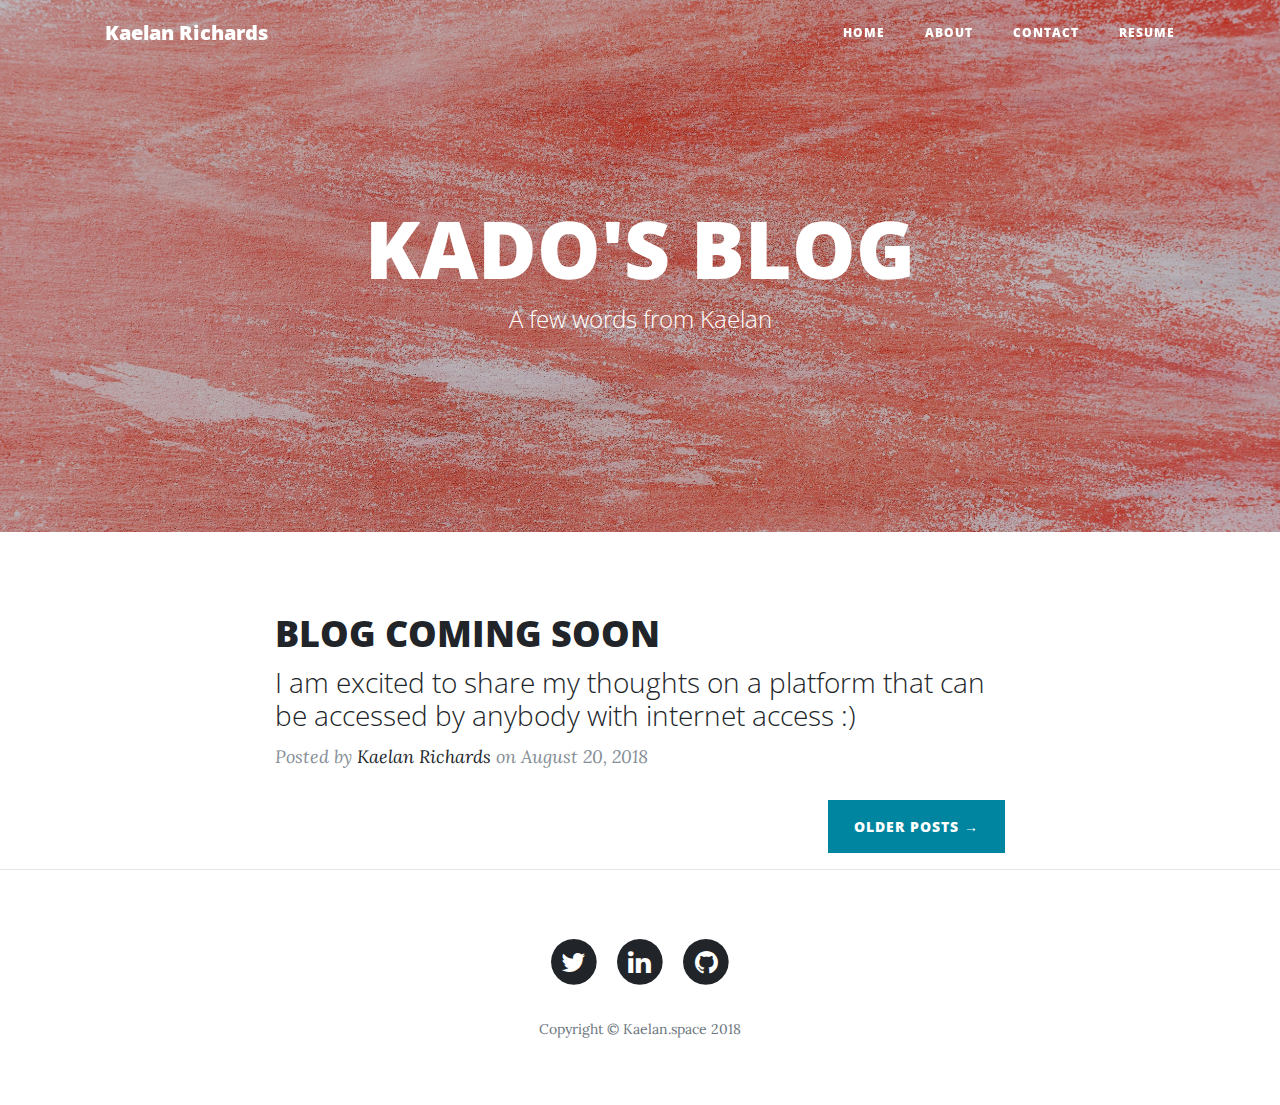
<file: index.html>
<!DOCTYPE html>
<html lang="en">

  <head>

    <meta charset="utf-8">
    <meta name="viewport" content="width=device-width, initial-scale=1, shrink-to-fit=no">
    <meta name="description" content="">
    <meta name="author" content="">

    <title>Kaelan's Blog</title>

    <!-- Bootstrap core CSS -->
    <link href="vendor/bootstrap/css/bootstrap.css" rel="stylesheet">

    <!-- Custom fonts for this template -->
    <link href="vendor/font-awesome/css/font-awesome.min.css" rel="stylesheet" type="text/css">
    <link href='https://fonts.googleapis.com/css?family=Lora:400,700,400italic,700italic' rel='stylesheet' type='text/css'>
    <link href='https://fonts.googleapis.com/css?family=Open+Sans:300italic,400italic,600italic,700italic,800italic,400,300,600,700,800' rel='stylesheet' type='text/css'>

    <!-- Custom styles for this template -->
    <link href="css/clean-blog.css" rel="stylesheet">

  </head>

  <body>

    <!-- Navigation -->
    <nav class="navbar navbar-expand-lg navbar-light fixed-top" id="mainNav">
      <div class="container">
        <a class="navbar-brand" href="resume/index.html">Kaelan Richards</a>
        <button class="navbar-toggler navbar-toggler-right" type="button" data-toggle="collapse" data-target="#navbarResponsive" aria-controls="navbarResponsive" aria-expanded="false" aria-label="Toggle navigation">
          Menu
          <i class="fa fa-bars"></i>
        </button>
        <div class="collapse navbar-collapse" id="navbarResponsive">
          <ul class="navbar-nav ml-auto">
            <li class="nav-item">
              <a class="nav-link" href="index.html">Home</a>
            </li>
            <li class="nav-item">
              <a class="nav-link" href="about.html">About</a>
            </li>
            <!-- <li class="nav-item">
              <a class="nav-link" href="post.html">Sample Post</a>
            </li> -->
            <li class="nav-item">
              <a class="nav-link" href="contact.html">Contact</a>
            </li>
            <li class="nav-item">
              <a class="nav-link" href="resume/index.html">Resume</a>
            </li>
          </ul>
        </div>
      </div>
    </nav>

    <!-- Page Header -->
    <header class="masthead" style="background-image: url('img/pink.jpg')">
      <div class="overlay"></div>
      <div class="container">
        <div class="row">
          <div class="col-lg-8 col-md-10 mx-auto">
            <div class="site-heading">
              <h1>KADO'S BLOG</h1>
              <span class="subheading">A few words from Kaelan</span>
            </div>
          </div>
        </div>
      </div>
    </header>

    <!-- Main Content -->
    <div class="container">
      <div class="row">
        <div class="col-lg-8 col-md-10 mx-auto">
          <div class="post-preview">
            <a href="post.html">
              <h2 class="post-title">
                BLOG COMING SOON
              </h2>
              <h3 class="post-subtitle">
                I am excited to share my thoughts on a platform that can be accessed by anybody with internet access :)
              </h3>
            </a>
            <p class="post-meta">Posted by
              <a href="#">Kaelan Richards</a>
              on August 20, 2018</p>
          </div>
          <!-- <hr> -->
       <!--    <div class="post-preview">
            <a href="post.html">
              <h2 class="post-title">
                I believe every human has a finite number of heartbeats. I don't intend to waste any of mine.
              </h2>
            </a>
            <p class="post-meta">Posted by
              <a href="#">Start Bootstrap</a>
              on September 18, 2018</p>
          </div>
          <hr>
          <div class="post-preview">
            <a href="post.html">
              <h2 class="post-title">
                Science has not yet mastered prophecy
              </h2>
              <h3 class="post-subtitle">
                We predict too much for the next year and yet far too little for the next ten.
              </h3>
            </a>
            <p class="post-meta">Posted by
              <a href="#">Start Bootstrap</a>
              on August 24, 2018</p>
          </div>
          <hr>
          <div class="post-preview">
            <a href="post.html">
              <h2 class="post-title">
                Failure is not an option
              </h2>
              <h3 class="post-subtitle">
                Many say exploration is part of our destiny, but it’s actually our duty to future generations.
              </h3>
            </a>
            <p class="post-meta">Posted by
              <a href="#">Start Bootstrap</a>
              on July 8, 2018</p>
          </div>
          <hr> -->
          <!-- Pager -->
          <div class="clearfix">
            <a class="btn btn-primary float-right" href="#">Older Posts &rarr;</a>
          </div>
        </div>
      </div>
    </div>

    <hr>

    <!-- Footer -->
    <footer>
      <div class="container">
        <div class="row">
          <div class="col-lg-8 col-md-10 mx-auto">
            <ul class="list-inline text-center">
              <li class="list-inline-item">
                <a href="https://twitter.com/KaelanRichards_">
                  <span class="fa-stack fa-lg">
                    <i class="fa fa-circle fa-stack-2x"></i>
                    <i class="fa fa-twitter fa-stack-1x fa-inverse"></i>
                  </span>
                </a>
              </li>
              <li class="list-inline-item">
                <a href="https://www.linkedin.com/in/kaelanr/">
                  <span class="fa-stack fa-lg">
                    <i class="fa fa-circle fa-stack-2x"></i>
                    <i class="fa fa-linkedin fa-stack-1x fa-inverse"></i>
                  </span>
                </a>
              </li>
              <li class="list-inline-item">
                <a href="https://github.com/KaelanRichards">
                  <span class="fa-stack fa-lg">
                    <i class="fa fa-circle fa-stack-2x"></i>
                    <i class="fa fa-github fa-stack-1x fa-inverse"></i>
                  </span>
                </a>
              </li>
            </ul>
            <p class="copyright text-muted">Copyright &copy; Kaelan.space 2018</p>
          </div>
        </div>
      </div>
    </footer>

    <!-- Bootstrap core JavaScript -->
    <script src="vendor/jquery/jquery.min.js"></script>
    <script src="vendor/bootstrap/js/bootstrap.bundle.min.js"></script>

    <!-- Custom scripts for this template -->
    <script src="js/clean-blog.min.js"></script>

  </body>

</html>
</file>
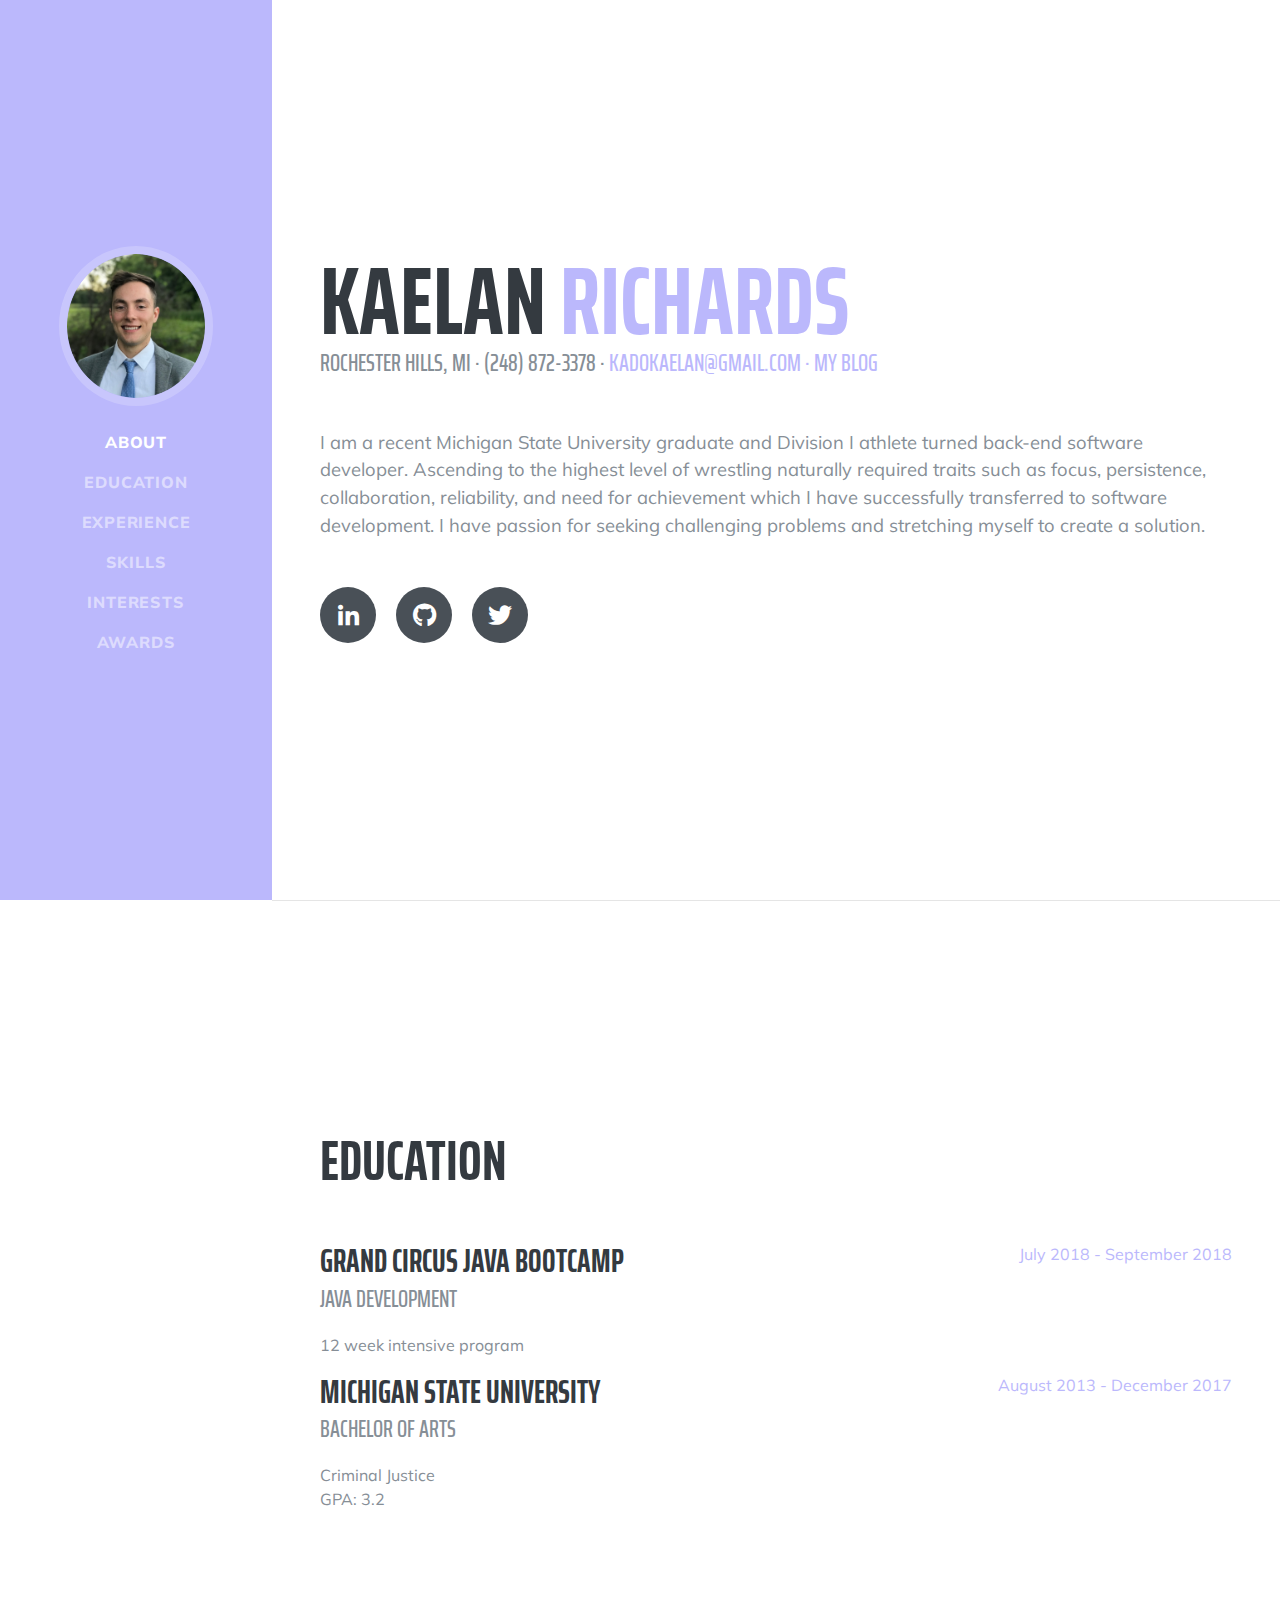
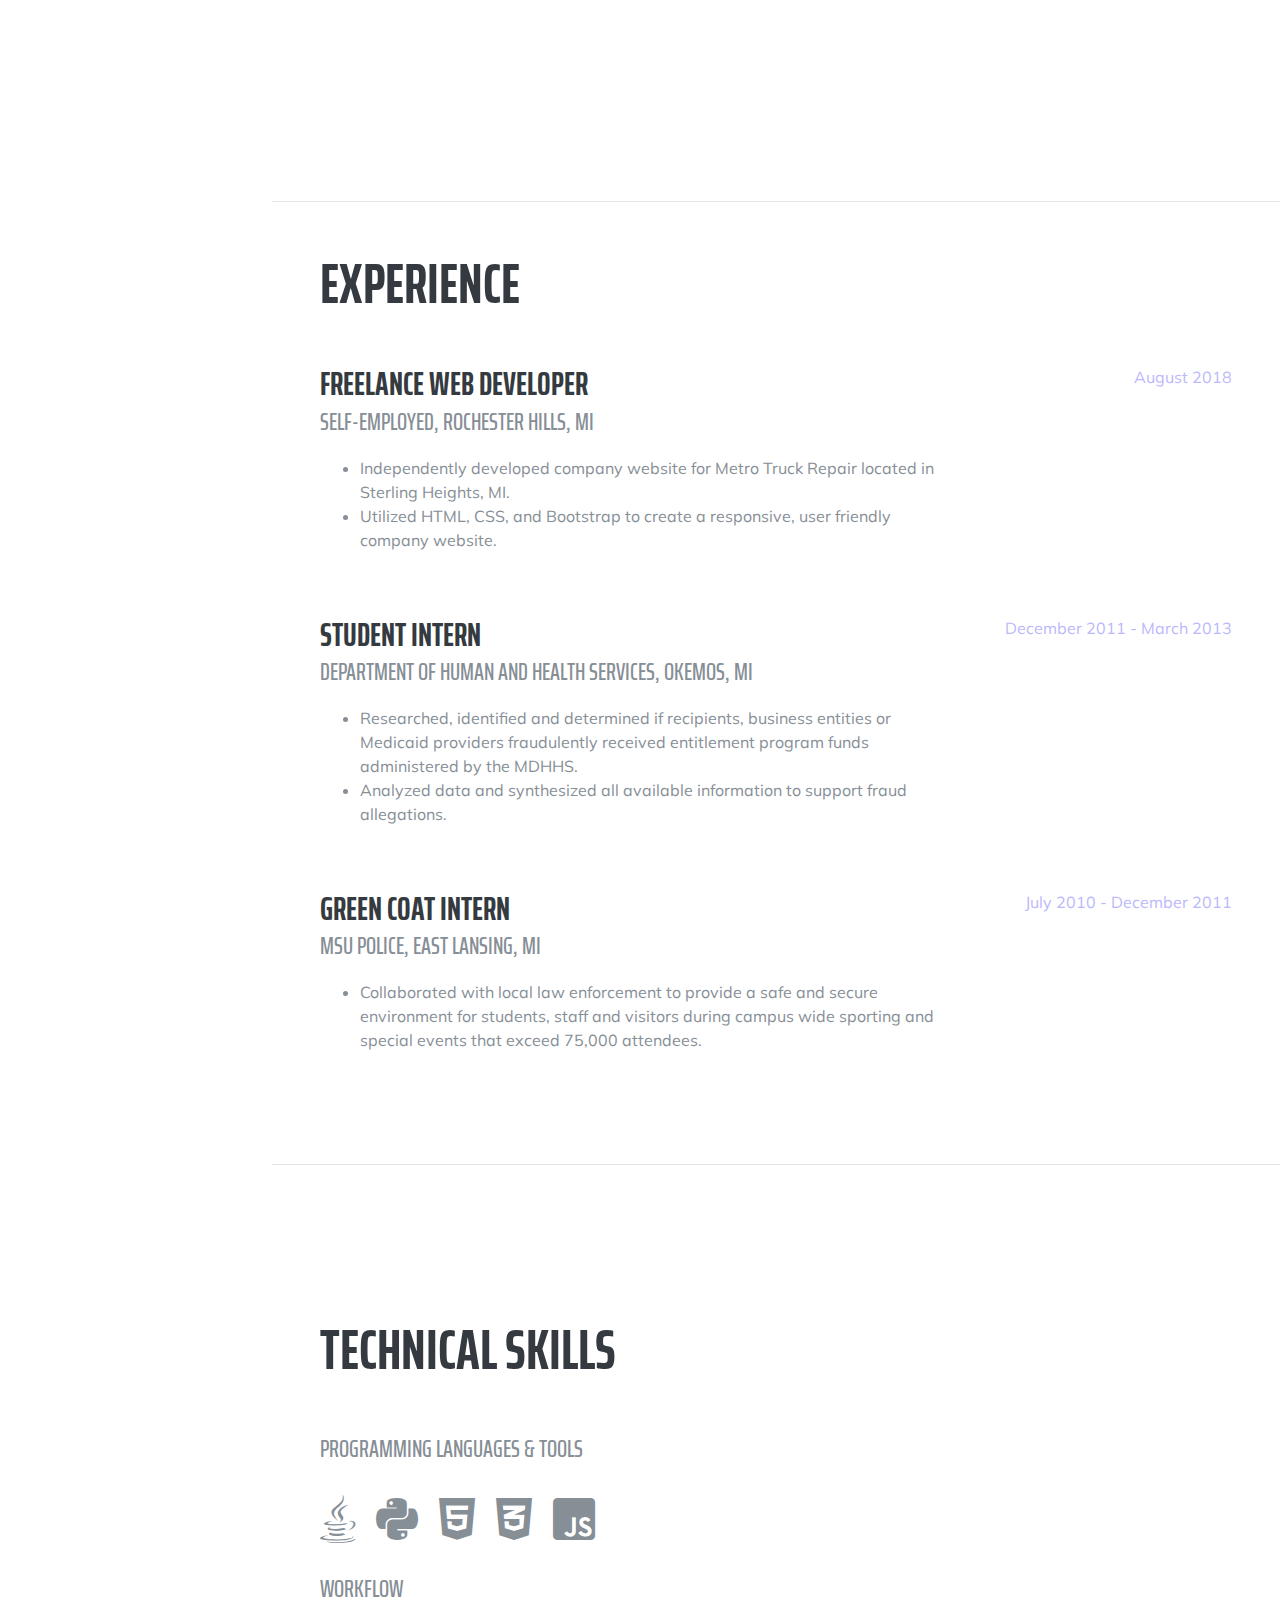
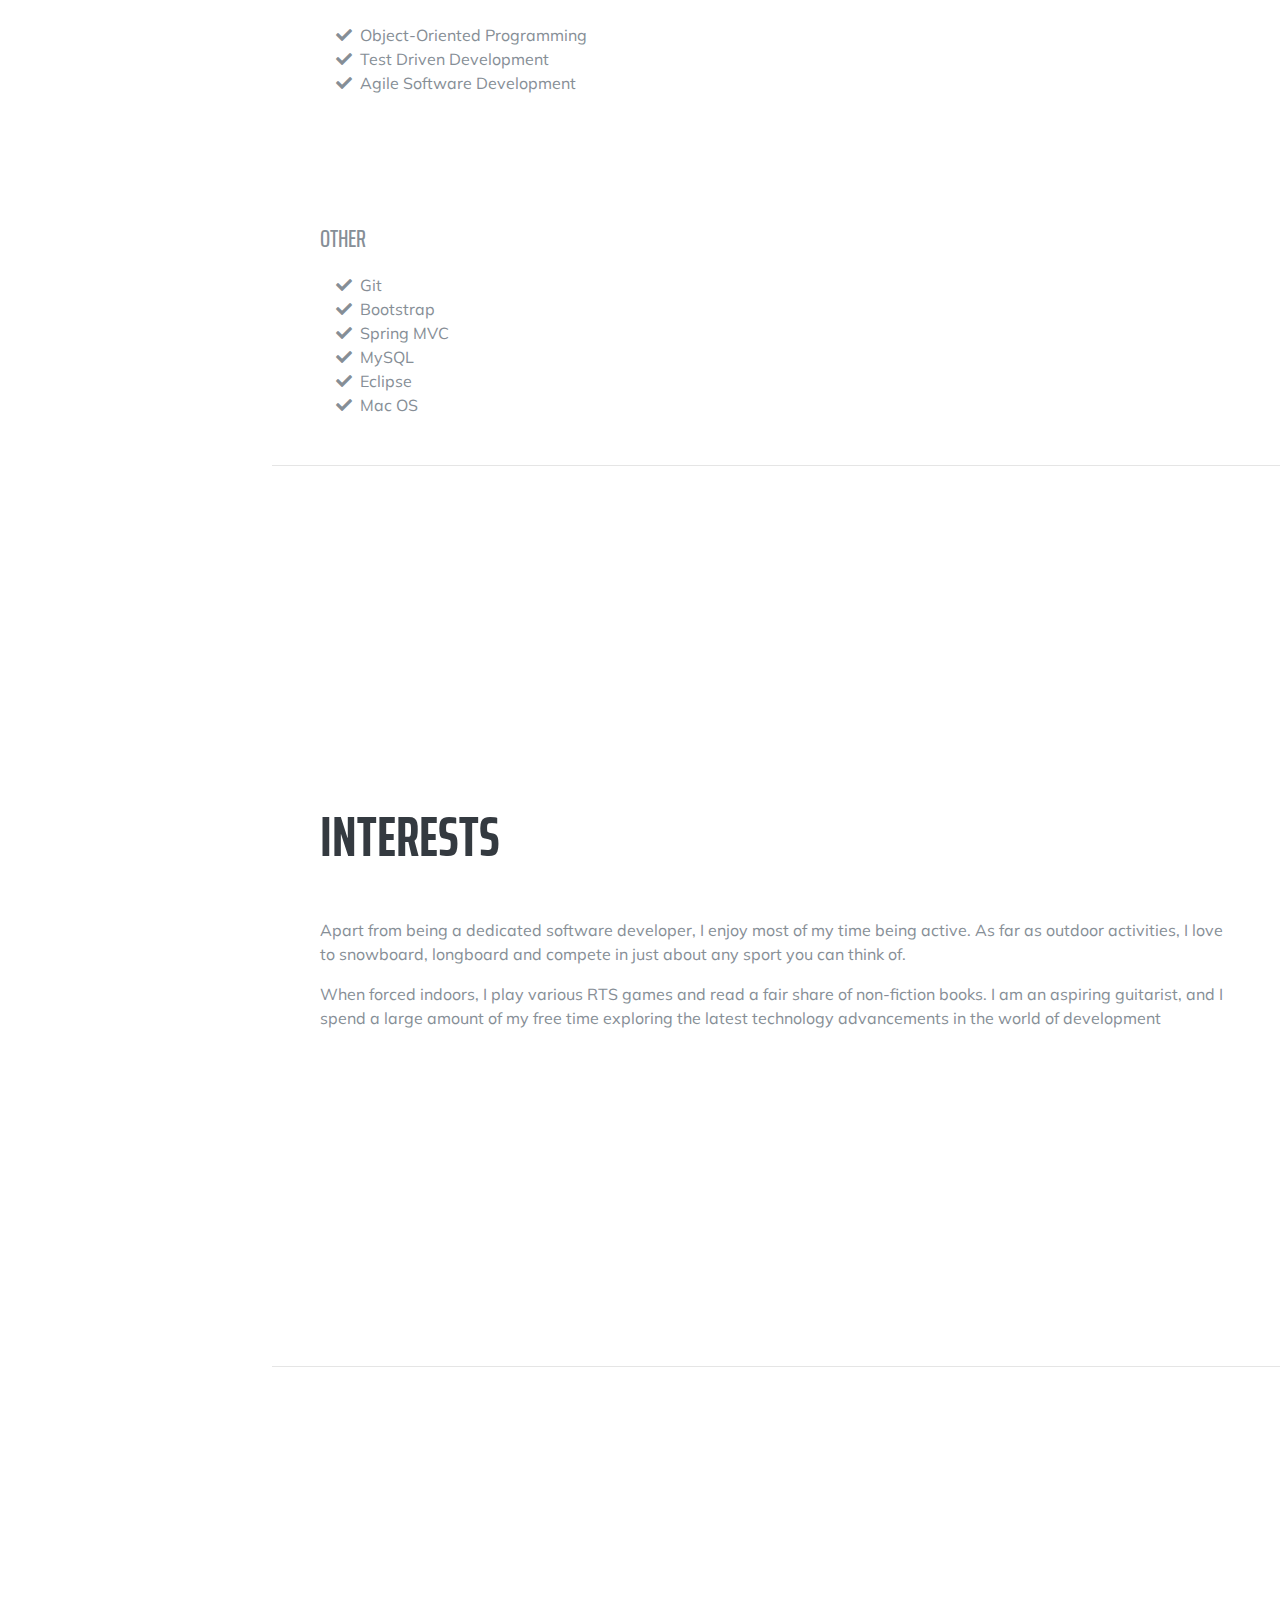
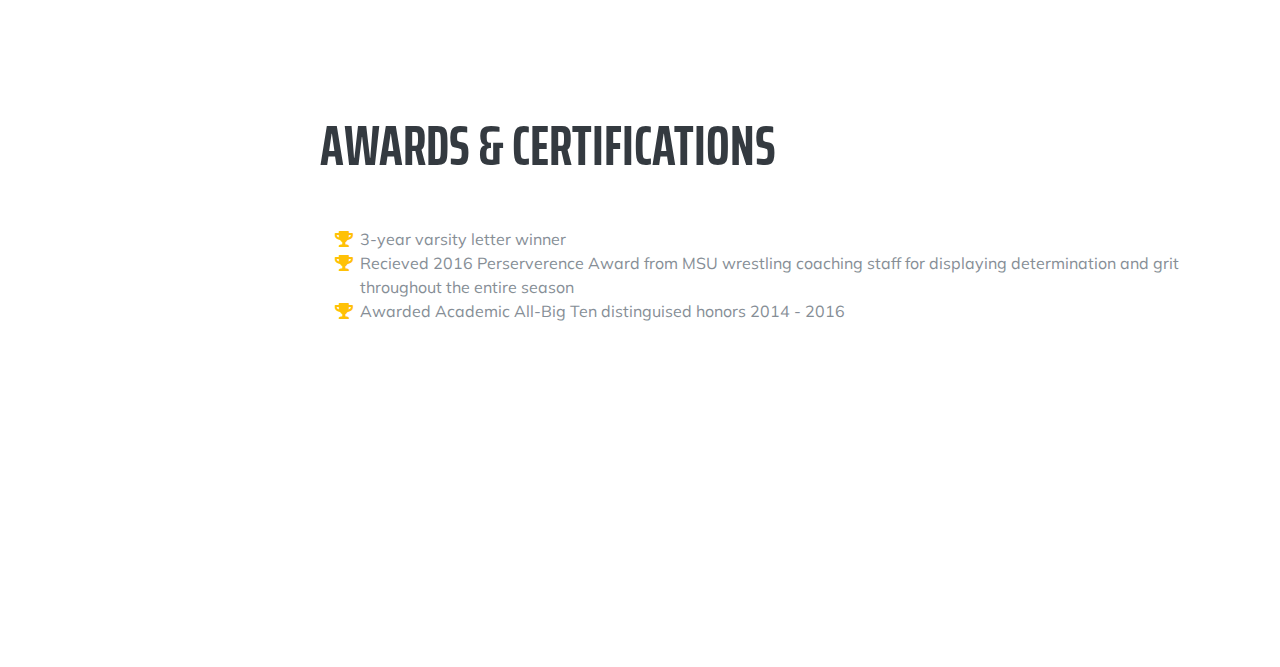
<file: resume/index.html>
<!DOCTYPE html>
<html lang="en">

  <head>

    <meta charset="utf-8">
    <meta name="viewport" content="width=device-width, initial-scale=1, shrink-to-fit=no">
    <meta name="description" content="Kaelan Richards online resume">
    <meta name="author" content="Kaelan Richards">

    <title>Kaelan's life</title>

    <!-- Bootstrap core CSS -->
    <link href="vendor/bootstrap/css/bootstrap.min.css" rel="stylesheet">

    <!-- Custom fonts for this template -->
    <link href="https://fonts.googleapis.com/css?family=Saira+Extra+Condensed:500,700" rel="stylesheet">
    <link href="https://fonts.googleapis.com/css?family=Muli:400,400i,800,800i" rel="stylesheet">
    <link href="vendor/fontawesome-free/css/all.min.css" rel="stylesheet">

    <!-- Custom styles for this template -->
    <link href="css/resume.css" rel="stylesheet">

  </head>

  <body id="page-top">

    <!-- side bar -->
    <nav class="navbar navbar-expand-lg navbar-dark bg-primary fixed-top" id="sideNav">
      <a class="navbar-brand js-scroll-trigger" href="#page-top">
        <span class="d-block d-lg-none">Kaelan Richards</span>
        <span class="d-none d-lg-block">
          <!-- Profile picture -->
          <img class="img-fluid img-profile rounded-circle mx-auto mb-2" src="img/profile.png" alt="">
        </span>
      </a>
      <button class="navbar-toggler" type="button" data-toggle="collapse" data-target="#navbarSupportedContent" aria-controls="navbarSupportedContent" aria-expanded="false" aria-label="Toggle navigation">
        <span class="navbar-toggler-icon"></span>
      </button>
      <div class="collapse navbar-collapse" id="navbarSupportedContent">
        <ul class="navbar-nav">
          <li class="nav-item">
            <a class="nav-link js-scroll-trigger" href="#about">About</a>
          </li>
          <li class="nav-item">
            <a class="nav-link js-scroll-trigger" href="#education">Education</a>
          </li>
          <li class="nav-item">
            <a class="nav-link js-scroll-trigger" href="#experience">Experience</a>
          </li>
          
          <li class="nav-item">
            <a class="nav-link js-scroll-trigger" href="#skills">Skills</a>
          </li>
          <li class="nav-item">
            <a class="nav-link js-scroll-trigger" href="#interests">Interests</a>
          </li>
          <li class="nav-item">
            <a class="nav-link js-scroll-trigger" href="#awards">Awards</a>
          </li>
        </ul>
      </div>
    </nav>

    <div class="container-fluid p-0">

      

      <section class="resume-section p-3 p-lg-5 d-flex d-column" id="about">
        <div class="my-auto">
          <h1 class="mb-0">Kaelan
            <span class="text-primary">Richards</span>
          </h1>
          <div class="subheading mb-5">Rochester Hills, MI · (248) 872-3378 ·
            <a href="mailto:kadokaelan@gmail.com">KADOKAELAN@GMAIL.COM · </a>
            <a href="../index.html">MY BLOG</a>
          </div>
          <p class="lead mb-5">I am a recent Michigan State University graduate and Division I athlete turned back-end software developer. Ascending to the highest level of wrestling naturally required traits such as focus, persistence, collaboration, reliability, and need for achievement which I have successfully transferred to software development. I have passion for seeking challenging problems and stretching myself to create a solution.  </p>
          <div class="social-icons">
            <a href="https://www.linkedin.com/in/kaelanr/">
              <i class="fab fa-linkedin-in"></i>
            </a>
            <a href="https://github.com/KaelanRichards">
              <i class="fab fa-github"></i>
            </a>
            <a href="https://twitter.com/KaelanRichards_">
              <i class="fab fa-twitter"></i>
            </a>
            <!-- <a href="#">
              <i class="fab fa-facebook-f"></i> -->
            </a>
          </div>
        </div>
      </section>


      <hr class="m-0">

      <section class="resume-section p-3 p-lg-5 d-flex flex-column" id="education">
        <div class="my-auto">
          <h2 class="mb-5">Education</h2>



          <div class="resume-item d-flex flex-column flex-md-row">
            <div class="resume-content mr-auto">
              <h3 class="mb-0">Grand Circus Java Bootcamp</h3>
              <div class="subheading mb-3">Java Development</div>
              <p>12 week intensive program</p>
            </div>
            <div class="resume-date text-md-right">
              <span class="text-primary">July 2018 - September 2018</span>
            </div>
          </div>
          
          <div class="resume-item d-flex flex-column flex-md-row mb-5">
            <div class="resume-content mr-auto">
              <h3 class="mb-0">Michigan State University</h3>
              <div class="subheading mb-3">Bachelor of Arts</div>
              <div>Criminal Justice</div>
              <p>GPA: 3.2</p>
            </div>
            <div class="resume-date text-md-right">
              <span class="text-primary">August 2013 - December 2017</span>
            </div>
          </div>
       
        </div>


      </section>

      <hr class="m-0">

      <section class="resume-section p-3 p-lg-5 d-flex flex-column" id="experience">
        <div class="my-auto">
          <h2 class="mb-5">Experience</h2>

          <div class="resume-item d-flex flex-column flex-md-row mb-5">
            <div class="resume-content mr-auto">
              <h3 class="mb-0">Freelance Web developer</h3>
              <div class="subheading mb-3">Self-Employed, Rochester Hills, MI</div>
                <ul>
                  <li> Independently developed company website for Metro Truck Repair located in Sterling Heights, MI.</li>
                  <li>
                  Utilized HTML, CSS, and Bootstrap to create a responsive, user friendly company website.
                  </li>
                </ul>
            </div>
            <div class="resume-date text-md-right">
              <span class="text-primary">August 2018</span>
            </div>
          </div>

          <div class="resume-item d-flex flex-column flex-md-row mb-5">
            <div class="resume-content mr-auto">
              <h3 class="mb-0">Student Intern</h3>
              <div class="subheading mb-3">Department of Human and Health Services, Okemos, MI</div>
              <ul>
                  <li> Researched, identified and determined if recipients, business entities or Medicaid providers fraudulently received entitlement program funds administered by the MDHHS.</li>
                  <li>
                  Analyzed data and synthesized all available information to support fraud allegations.
                  </li>
                </ul>
            </div>
            <div class="resume-date text-md-right">
              <span class="text-primary">December 2011 - March 2013</span>
            </div>
          </div>

          <div class="resume-item d-flex flex-column flex-md-row mb-5">
            <div class="resume-content mr-auto">
              <h3 class="mb-0">Green Coat Intern</h3>
              <div class="subheading mb-3">MSU Police, East Lansing, MI</div>
              <ul>
                  <li> Collaborated with local law enforcement to provide a safe and secure environment for students, staff and visitors during campus wide sporting and special events that exceed 75,000 attendees.</li>
                  
                </ul>
            </div>
            <div class="resume-date text-md-right">
              <span class="text-primary">July 2010 - December 2011</span>
            </div>
          </div>

         <!--  <div class="resume-item d-flex flex-column flex-md-row">
            <div class="resume-content mr-auto">
              <h3 class="mb-0">Web Design Intern</h3>
              <div class="subheading mb-3">Shout! Media Productions</div>
              <p>Collaboratively administrate empowered markets via plug-and-play networks. Dynamically procrastinate B2C users after installed base benefits. Dramatically visualize customer directed convergence without revolutionary ROI.</p>
            </div>
            <div class="resume-date text-md-right">
              <span class="text-primary">September 2008 - June 2010</span>
            </div>
          </div>

        </div> -->

      </section>

     

      <hr class="m-0">

      <section class="resume-section p-3 p-lg-5 d-flex flex-column" id="skills">
        <div class="my-auto">
          <h2 class="mb-5">Technical skills</h2>

          <div class="subheading mb-3">Programming Languages &amp; Tools</div>
          <ul class="list-inline dev-icons">
            
            <li class="list-inline-item">
              <i class="fab fa-java"></i>
            </li>

            <li class="list-inline-item">
              <i class="fab fa-python"></i>
            </li>

            <li class="list-inline-item">
              <i class="fab fa-html5"></i>
            </li>

            <li class="list-inline-item">
              <i class="fab fa-css3-alt"></i>
            </li>

            <li class="list-inline-item">
              <i class="fab fa-js-square"></i>
            </li>

            <li class="list-inline-item">
              <i class="fab fa-js-git"></i>
            </li>
            
           
            
          </ul>

          <div class="subheading mb-3">Workflow</div>
          <ul class="fa-ul mb-0">
            <li>
              <i class="fa-li fa fa-check"></i>
              Object-Oriented Programming</li>
            <li>
              <i class="fa-li fa fa-check"></i>
              Test Driven Development</li>
            <li>
              <i class="fa-li fa fa-check"></i>
              Agile Software Development</li>
           <!--  <li>
              <i class="fa-li fa fa-check"></i>
              Agile Development &amp; Scrum</li> -->
          </ul>
          <br>
        </div>

          <div class="subheading mb-3">Other</div>
          <ul class="fa-ul mb-0">
            <li>
              <i class="fa-li fa fa-check"></i>
              Git</li>
            <li>
              <i class="fa-li fa fa-check"></i>
              Bootstrap</li>
            <li>
              <i class="fa-li fa fa-check"></i>
              Spring MVC</li>
            <li>
              <i class="fa-li fa fa-check"></i>
              MySQL</li>
            <li>
              <i class="fa-li fa fa-check"></i>
              Eclipse</li>
            <li>
              <i class="fa-li fa fa-check"></i>
              Mac OS</li>
          </ul>
        </div>
      </section>

      <hr class="m-0">

      <section class="resume-section p-3 p-lg-5 d-flex flex-column" id="interests">
        <div class="my-auto">
          <h2 class="mb-5">Interests</h2>
          <p>Apart from being a dedicated software developer, I enjoy most of my time being active. As far as outdoor activities, I love to snowboard, longboard and compete in just about any sport you can think of.</p>
          <p class="mb-0">When forced indoors, I play various RTS games and read a fair share of non-fiction books. I am an aspiring guitarist, and I spend a large amount of my free time exploring the latest technology advancements in the world of development</p>
        </div>
      </section>

      <hr class="m-0">

      <section class="resume-section p-3 p-lg-5 d-flex flex-column" id="awards">
        <div class="my-auto">
          <h2 class="mb-5">Awards &amp; Certifications</h2>
          <ul class="fa-ul mb-0">
            <li>
              <i class="fa-li fa fa-trophy text-warning"></i>
              3-year varsity letter winner</li>
            <li>
              <i class="fa-li fa fa-trophy text-warning"></i>
              Recieved 2016 Perserverence Award from MSU wrestling coaching staff for displaying determination and grit throughout the entire season
            </li>
              
            <li>
              <i class="fa-li fa fa-trophy text-warning"></i>
              Awarded Academic All-Big Ten distinguised honors 2014 - 2016
              </li>
<!--             <li>
              <i class="fa-li fa fa-trophy text-warning"></i>
              1<sup>st</sup>
              Place - James Buchanan High School - Hackathon 2006</li>
            <li>
              <i class="fa-li fa fa-trophy text-warning"></i>
              3<sup>rd</sup>
              Place - James Buchanan High School - Hackathon 2005</li> -->
          </ul>
        </div>
      </section>

    </div>

    <!-- Bootstrap core JavaScript -->
    <script src="vendor/jquery/jquery.min.js"></script>
    <script src="vendor/bootstrap/js/bootstrap.bundle.min.js"></script>

    <!-- Plugin JavaScript -->
    <script src="vendor/jquery-easing/jquery.easing.min.js"></script>

    <!-- Custom scripts for this template -->
    <script src="js/resume.min.js"></script>

  </body>

</html>
</file>
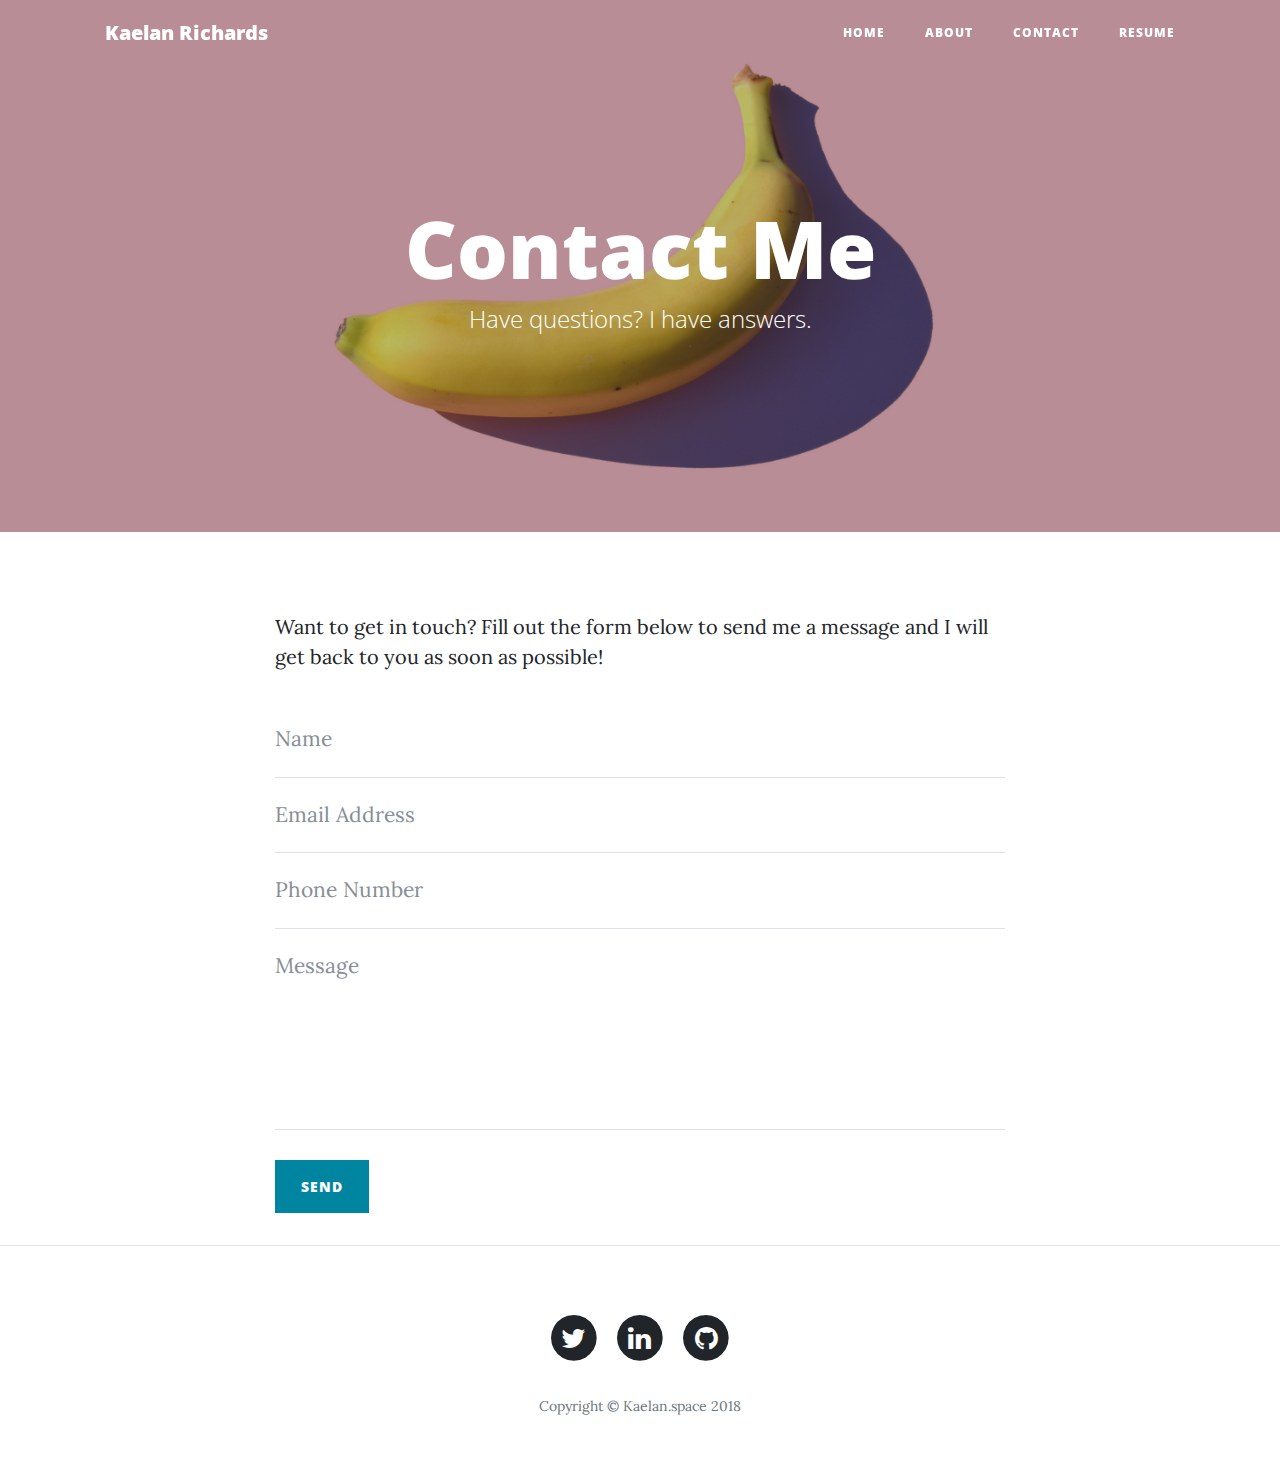
<file: contact.html>
<!DOCTYPE html>
<html lang="en">

  <head>

    <meta charset="utf-8">
    <meta name="viewport" content="width=device-width, initial-scale=1, shrink-to-fit=no">
    <meta name="description" content="">
    <meta name="author" content="">

    <title>Contact</title>

    <!-- Bootstrap core CSS -->
    <link href="vendor/bootstrap/css/bootstrap.min.css" rel="stylesheet">

    <!-- Custom fonts for this template -->
    <link href="vendor/font-awesome/css/font-awesome.min.css" rel="stylesheet" type="text/css">
    <link href='https://fonts.googleapis.com/css?family=Lora:400,700,400italic,700italic' rel='stylesheet' type='text/css'>
    <link href='https://fonts.googleapis.com/css?family=Open+Sans:300italic,400italic,600italic,700italic,800italic,400,300,600,700,800' rel='stylesheet' type='text/css'>

    <!-- Custom styles for this template -->
    <link href="css/clean-blog.css" rel="stylesheet">

  </head>

  <body>

    <!-- Navigation -->
    <nav class="navbar navbar-expand-lg navbar-light fixed-top" id="mainNav">
      <div class="container">
        <a class="navbar-brand" href="index.html">Kaelan Richards</a>
        <button class="navbar-toggler navbar-toggler-right" type="button" data-toggle="collapse" data-target="#navbarResponsive" aria-controls="navbarResponsive" aria-expanded="false" aria-label="Toggle navigation">
          Menu
          <i class="fa fa-bars"></i>
        </button>
        <div class="collapse navbar-collapse" id="navbarResponsive">
          <ul class="navbar-nav ml-auto">
            <li class="nav-item">
              <a class="nav-link" href="index.html">Home</a>
            </li>
            <li class="nav-item">
              <a class="nav-link" href="about.html">About</a>
            </li>
            <!-- <li class="nav-item">
              <a class="nav-link" href="post.html">Sample Post</a>
            </li> -->
            <li class="nav-item">
              <a class="nav-link" href="contact.html">Contact</a>
            </li>
            <li class="nav-item">
              <a class="nav-link" href="resume/index.html">Resume</a>
            </li>
          </ul>
        </div>
      </div>
    </nav>

    <!-- Page Header -->
    <header class="masthead" style="background-image: url('img/banana.jpg')">
      <div class="overlay"></div>
      <div class="container">
        <div class="row">
          <div class="col-lg-8 col-md-10 mx-auto">
            <div class="page-heading">
              <h1>Contact Me</h1>
              <span class="subheading">Have questions? I have answers.</span>
            </div>
          </div>
        </div>
      </div>
    </header>

    <!-- Main Content -->
    <div class="container">
      <div class="row">
        <div class="col-lg-8 col-md-10 mx-auto">
          <p>Want to get in touch? Fill out the form below to send me a message and I will get back to you as soon as possible!</p>
          <!-- Contact Form - Enter your email address on line 19 of the mail/contact_me.php file to make this form work. -->
          <!-- WARNING: Some web hosts do not allow emails to be sent through forms to common mail hosts like Gmail or Yahoo. It's recommended that you use a private domain email address! -->
          <!-- To use the contact form, your site must be on a live web host with PHP! The form will not work locally! -->
          <form name="sentMessage" id="contactForm" novalidate>
            <div class="control-group">
              <div class="form-group floating-label-form-group controls">
                <label>Name</label>
                <input type="text" class="form-control" placeholder="Name" id="name" required data-validation-required-message="Please enter your name.">
                <p class="help-block text-danger"></p>
              </div>
            </div>
            <div class="control-group">
              <div class="form-group floating-label-form-group controls">
                <label>Email Address</label>
                <input type="email" class="form-control" placeholder="Email Address" id="email" required data-validation-required-message="Please enter your email address.">
                <p class="help-block text-danger"></p>
              </div>
            </div>
            <div class="control-group">
              <div class="form-group col-xs-12 floating-label-form-group controls">
                <label>Phone Number</label>
                <input type="tel" class="form-control" placeholder="Phone Number" id="phone" required data-validation-required-message="Please enter your phone number.">
                <p class="help-block text-danger"></p>
              </div>
            </div>
            <div class="control-group">
              <div class="form-group floating-label-form-group controls">
                <label>Message</label>
                <textarea rows="5" class="form-control" placeholder="Message" id="message" required data-validation-required-message="Please enter a message."></textarea>
                <p class="help-block text-danger"></p>
              </div>
            </div>
            <br>
            <div id="success"></div>
            <div class="form-group">
              <button type="submit" class="btn btn-primary" id="sendMessageButton">Send</button>
            </div>
          </form>
        </div>
      </div>
    </div>

    <hr>

    <!-- Footer -->
    <footer>
      <div class="container">
        <div class="row">
          <div class="col-lg-8 col-md-10 mx-auto">
            <ul class="list-inline text-center">
              <li class="list-inline-item">
                <a href="https://twitter.com/KaelanRichards_">
                  <span class="fa-stack fa-lg">
                    <i class="fa fa-circle fa-stack-2x"></i>
                    <i class="fa fa-twitter fa-stack-1x fa-inverse"></i>
                  </span>
                </a>
              </li>
              <li class="list-inline-item">
                <a href="https://www.linkedin.com/in/kaelanr/">
                  <span class="fa-stack fa-lg">
                    <i class="fa fa-circle fa-stack-2x"></i>
                    <i class="fa fa-linkedin fa-stack-1x fa-inverse"></i>
                  </span>
                </a>
              </li>
              <li class="list-inline-item">
                <a href="https://github.com/KaelanRichards">
                  <span class="fa-stack fa-lg">
                    <i class="fa fa-circle fa-stack-2x"></i>
                    <i class="fa fa-github fa-stack-1x fa-inverse"></i>
                  </span>
                </a>
              </li>
            </ul>
            <p class="copyright text-muted">Copyright &copy; Kaelan.space 2018</p>
          </div>
        </div>
      </div>
    </footer>

    <!-- Bootstrap core JavaScript -->
    <script src="vendor/jquery/jquery.min.js"></script>
    <script src="vendor/bootstrap/js/bootstrap.bundle.min.js"></script>

    <!-- Contact Form JavaScript -->
    <script src="js/jqBootstrapValidation.js"></script>
    <script src="js/contact_me.js"></script>

    <!-- Custom scripts for this template -->
    <script src="js/clean-blog.min.js"></script>

  </body>

</html>
</file>
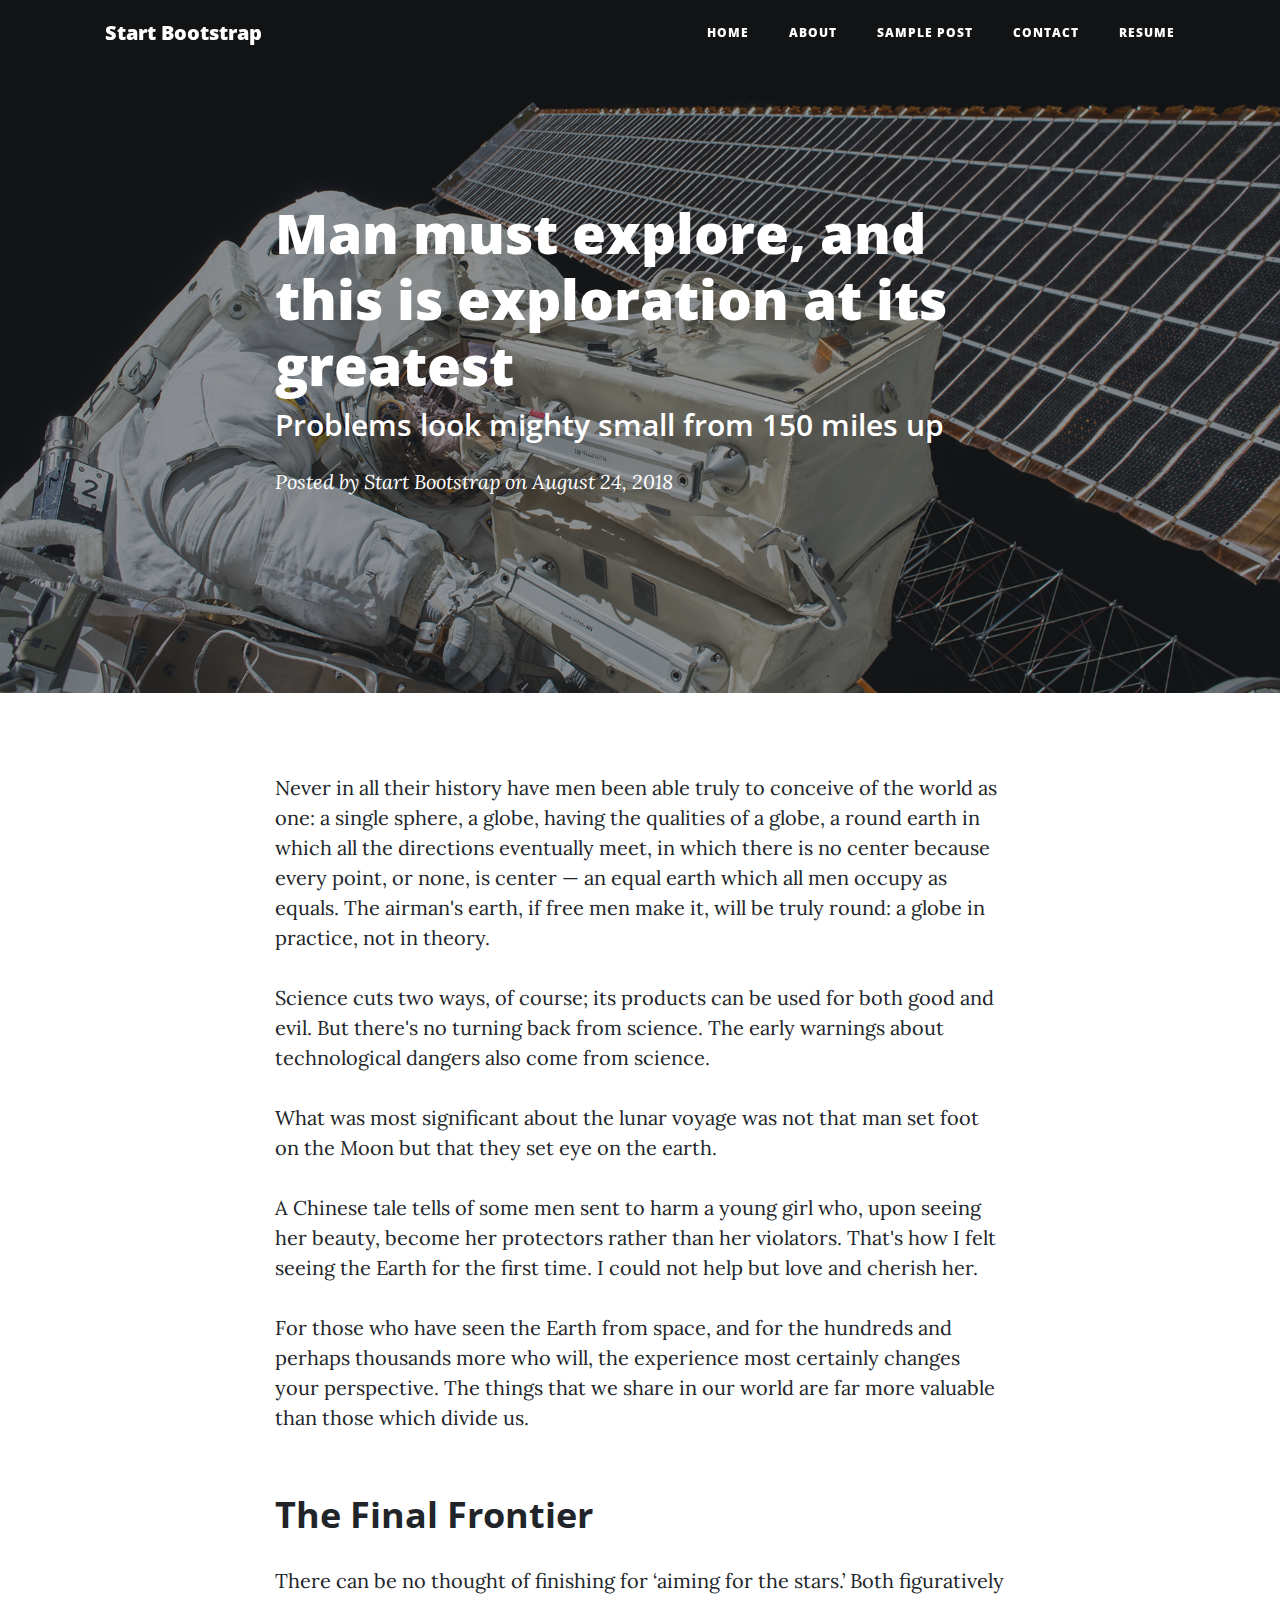
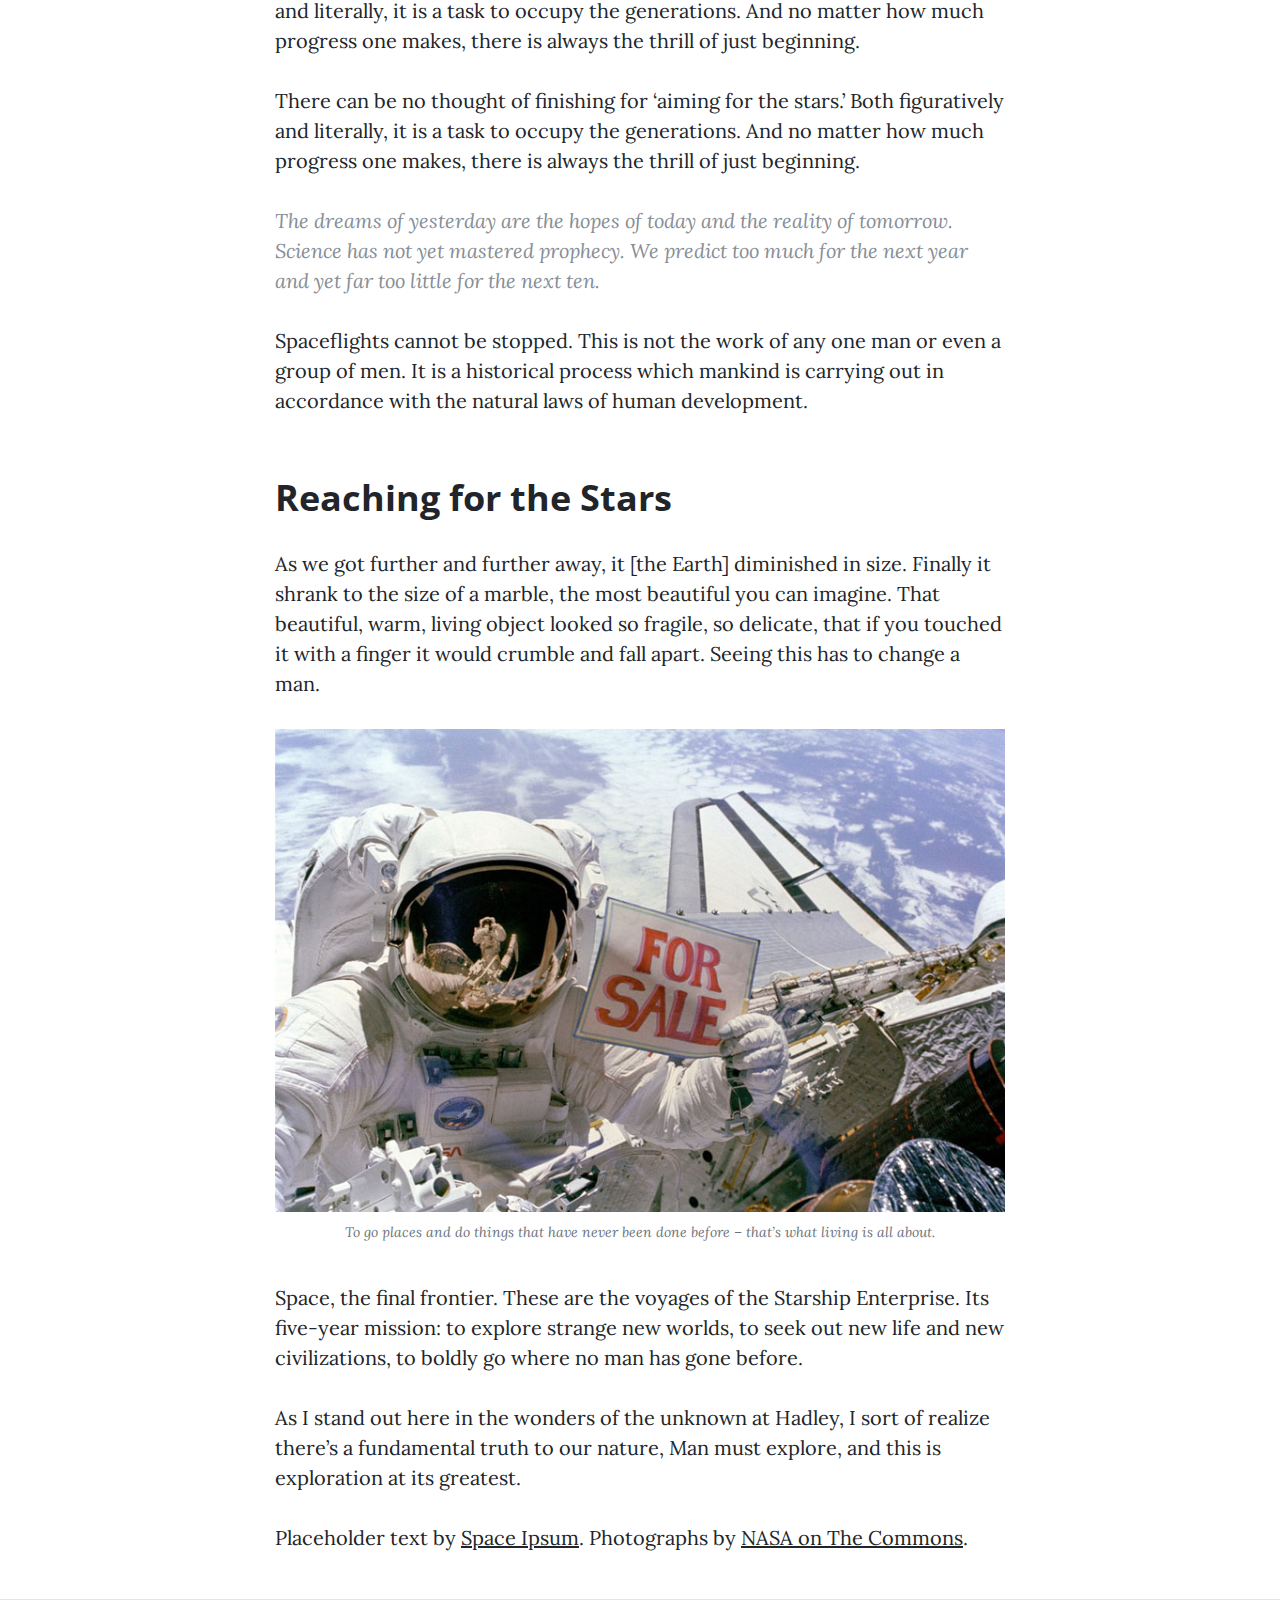
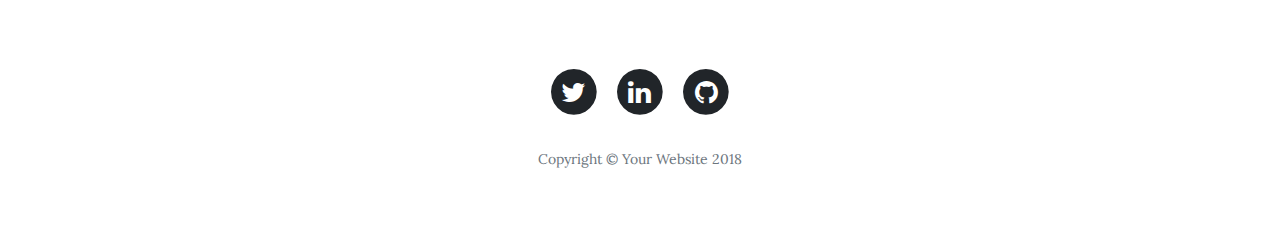
<file: post.html>
<!DOCTYPE html>
<html lang="en">

  <head>

    <meta charset="utf-8">
    <meta name="viewport" content="width=device-width, initial-scale=1, shrink-to-fit=no">
    <meta name="description" content="">
    <meta name="author" content="">

    <title>Clean Blog - Start Bootstrap Theme</title>

    <!-- Bootstrap core CSS -->
    <link href="vendor/bootstrap/css/bootstrap.min.css" rel="stylesheet">

    <!-- Custom fonts for this template -->
    <link href="vendor/font-awesome/css/font-awesome.min.css" rel="stylesheet" type="text/css">
    <link href='https://fonts.googleapis.com/css?family=Lora:400,700,400italic,700italic' rel='stylesheet' type='text/css'>
    <link href='https://fonts.googleapis.com/css?family=Open+Sans:300italic,400italic,600italic,700italic,800italic,400,300,600,700,800' rel='stylesheet' type='text/css'>

    <!-- Custom styles for this template -->
    <link href="css/clean-blog.min.css" rel="stylesheet">

  </head>

  <body>

    <!-- Navigation -->
    <nav class="navbar navbar-expand-lg navbar-light fixed-top" id="mainNav">
      <div class="container">
        <a class="navbar-brand" href="index.html">Start Bootstrap</a>
        <button class="navbar-toggler navbar-toggler-right" type="button" data-toggle="collapse" data-target="#navbarResponsive" aria-controls="navbarResponsive" aria-expanded="false" aria-label="Toggle navigation">
          Menu
          <i class="fa fa-bars"></i>
        </button>
        <div class="collapse navbar-collapse" id="navbarResponsive">
          <ul class="navbar-nav ml-auto">
            <li class="nav-item">
              <a class="nav-link" href="index.html">Home</a>
            </li>
            <li class="nav-item">
              <a class="nav-link" href="about.html">About</a>
            </li>
            <li class="nav-item">
              <a class="nav-link" href="post.html">Sample Post</a>
            </li>
            <li class="nav-item">
              <a class="nav-link" href="contact.html">Contact</a>
            </li>
            <li class="nav-item">
              <a class="nav-link" href="resume/index.html">Resume</a>
            </li>
          </ul>
        </div>
      </div>
    </nav>

    <!-- Page Header -->
    <header class="masthead" style="background-image: url('img/post-bg.jpg')">
      <div class="overlay"></div>
      <div class="container">
        <div class="row">
          <div class="col-lg-8 col-md-10 mx-auto">
            <div class="post-heading">
              <h1>Man must explore, and this is exploration at its greatest</h1>
              <h2 class="subheading">Problems look mighty small from 150 miles up</h2>
              <span class="meta">Posted by
                <a href="#">Start Bootstrap</a>
                on August 24, 2018</span>
            </div>
          </div>
        </div>
      </div>
    </header>

    <!-- Post Content -->
    <article>
      <div class="container">
        <div class="row">
          <div class="col-lg-8 col-md-10 mx-auto">
            <p>Never in all their history have men been able truly to conceive of the world as one: a single sphere, a globe, having the qualities of a globe, a round earth in which all the directions eventually meet, in which there is no center because every point, or none, is center — an equal earth which all men occupy as equals. The airman's earth, if free men make it, will be truly round: a globe in practice, not in theory.</p>

            <p>Science cuts two ways, of course; its products can be used for both good and evil. But there's no turning back from science. The early warnings about technological dangers also come from science.</p>

            <p>What was most significant about the lunar voyage was not that man set foot on the Moon but that they set eye on the earth.</p>

            <p>A Chinese tale tells of some men sent to harm a young girl who, upon seeing her beauty, become her protectors rather than her violators. That's how I felt seeing the Earth for the first time. I could not help but love and cherish her.</p>

            <p>For those who have seen the Earth from space, and for the hundreds and perhaps thousands more who will, the experience most certainly changes your perspective. The things that we share in our world are far more valuable than those which divide us.</p>

            <h2 class="section-heading">The Final Frontier</h2>

            <p>There can be no thought of finishing for ‘aiming for the stars.’ Both figuratively and literally, it is a task to occupy the generations. And no matter how much progress one makes, there is always the thrill of just beginning.</p>

            <p>There can be no thought of finishing for ‘aiming for the stars.’ Both figuratively and literally, it is a task to occupy the generations. And no matter how much progress one makes, there is always the thrill of just beginning.</p>

            <blockquote class="blockquote">The dreams of yesterday are the hopes of today and the reality of tomorrow. Science has not yet mastered prophecy. We predict too much for the next year and yet far too little for the next ten.</blockquote>

            <p>Spaceflights cannot be stopped. This is not the work of any one man or even a group of men. It is a historical process which mankind is carrying out in accordance with the natural laws of human development.</p>

            <h2 class="section-heading">Reaching for the Stars</h2>

            <p>As we got further and further away, it [the Earth] diminished in size. Finally it shrank to the size of a marble, the most beautiful you can imagine. That beautiful, warm, living object looked so fragile, so delicate, that if you touched it with a finger it would crumble and fall apart. Seeing this has to change a man.</p>

            <a href="#">
              <img class="img-fluid" src="img/post-sample-image.jpg" alt="">
            </a>
            <span class="caption text-muted">To go places and do things that have never been done before – that’s what living is all about.</span>

            <p>Space, the final frontier. These are the voyages of the Starship Enterprise. Its five-year mission: to explore strange new worlds, to seek out new life and new civilizations, to boldly go where no man has gone before.</p>

            <p>As I stand out here in the wonders of the unknown at Hadley, I sort of realize there’s a fundamental truth to our nature, Man must explore, and this is exploration at its greatest.</p>

            <p>Placeholder text by
              <a href="http://spaceipsum.com/">Space Ipsum</a>. Photographs by
              <a href="https://www.flickr.com/photos/nasacommons/">NASA on The Commons</a>.</p>
          </div>
        </div>
      </div>
    </article>

    <hr>

    <!-- Footer -->
    <footer>
      <div class="container">
        <div class="row">
          <div class="col-lg-8 col-md-10 mx-auto">
            <ul class="list-inline text-center">
              <li class="list-inline-item">
                <a href="https://twitter.com/KaelanRichards_">
                  <span class="fa-stack fa-lg">
                    <i class="fa fa-circle fa-stack-2x"></i>
                    <i class="fa fa-twitter fa-stack-1x fa-inverse"></i>
                  </span>
                </a>
              </li>
              <li class="list-inline-item">
                <a href="https://www.linkedin.com/in/kaelanr/">
                  <span class="fa-stack fa-lg">
                    <i class="fa fa-circle fa-stack-2x"></i>
                    <i class="fa fa-linkedin fa-stack-1x fa-inverse"></i>
                  </span>
                </a>
              </li>
              <li class="list-inline-item">
                <a href="https://github.com/KaelanRichards">
                  <span class="fa-stack fa-lg">
                    <i class="fa fa-circle fa-stack-2x"></i>
                    <i class="fa fa-github fa-stack-1x fa-inverse"></i>
                  </span>
                </a>
              </li>
            </ul>
            <p class="copyright text-muted">Copyright &copy; Your Website 2018</p>
          </div>
        </div>
      </div>
    </footer>

    <!-- Bootstrap core JavaScript -->
    <script src="vendor/jquery/jquery.min.js"></script>
    <script src="vendor/bootstrap/js/bootstrap.bundle.min.js"></script>

    <!-- Custom scripts for this template -->
    <script src="js/clean-blog.min.js"></script>

  </body>

</html>
</file>
<file: css/clean-blog.css>
body {
  font-size: 20px;
  color: #212529;
  font-family: 'Lora', 'Times New Roman', serif;
}

p {
  line-height: 1.5;
  margin: 30px 0;
}

p a {
  text-decoration: underline;
}

h1,
h2,
h3,
h4,
h5,
h6 {
  font-weight: 800;
  font-family: 'Open Sans', 'Helvetica Neue', Helvetica, Arial, sans-serif;
}

a {
  color: #212529;
  -webkit-transition: all 0.2s;
  -moz-transition: all 0.2s;
  transition: all 0.2s;
}

a:focus, a:hover {
  color: #0085A1;
}

blockquote {
  font-style: italic;
  color: #868e96;
}

.section-heading {
  font-size: 36px;
  font-weight: 700;
  margin-top: 60px;
}

.caption {
  font-size: 14px;
  font-style: italic;
  display: block;
  margin: 0;
  padding: 10px;
  text-align: center;
  border-bottom-right-radius: 5px;
  border-bottom-left-radius: 5px;
}

::-moz-selection {
  color: #fff;
  background: #0085A1;
  text-shadow: none;
}

::selection {
  color: #fff;
  background: #0085A1;
  text-shadow: none;
}

img::selection {
  color: #fff;
  background: transparent;
}

img::-moz-selection {
  color: #fff;
  background: transparent;
}

#mainNav {
  position: absolute;
  border-bottom: 1px solid #e9ecef;
  background-color: white;
  font-family: 'Open Sans', 'Helvetica Neue', Helvetica, Arial, sans-serif;
}

#mainNav .navbar-brand {
  font-weight: 800;
  color: #343a40;
}

#mainNav .navbar-toggler {
  font-size: 12px;
  font-weight: 800;
  padding: 13px;
  text-transform: uppercase;
  color: #343a40;
}

#mainNav .navbar-nav > li.nav-item > a {
  font-size: 12px;
  font-weight: 800;
  letter-spacing: 1px;
  text-transform: uppercase;
}

@media only screen and (min-width: 992px) {
  #mainNav {
    border-bottom: 1px solid transparent;
    background: transparent;
  }
  #mainNav .navbar-brand {
    padding: 10px 20px;
    color: #fff;
  }
  #mainNav .navbar-brand:focus, #mainNav .navbar-brand:hover {
    color: rgba(255, 255, 255, 0.8);
  }
  #mainNav .navbar-nav > li.nav-item > a {
    padding: 10px 20px;
    color: #fff;
  }
  #mainNav .navbar-nav > li.nav-item > a:focus, #mainNav .navbar-nav > li.nav-item > a:hover {
    color: rgba(255, 255, 255, 0.8);
  }
}

@media only screen and (min-width: 992px) {
  #mainNav {
    -webkit-transition: background-color 0.2s;
    -moz-transition: background-color 0.2s;
    transition: background-color 0.2s;
    /* Force Hardware Acceleration in WebKit */
    -webkit-transform: translate3d(0, 0, 0);
    -moz-transform: translate3d(0, 0, 0);
    -ms-transform: translate3d(0, 0, 0);
    -o-transform: translate3d(0, 0, 0);
    transform: translate3d(0, 0, 0);
    -webkit-backface-visibility: hidden;
  }
  #mainNav.is-fixed {
    /* when the user scrolls down, we hide the header right above the viewport */
    position: fixed;
    top: -67px;
    -webkit-transition: -webkit-transform 0.2s;
    -moz-transition: -moz-transform 0.2s;
    transition: transform 0.2s;
    border-bottom: 1px solid white;
    background-color: rgba(255, 255, 255, 0.9);
  }
  #mainNav.is-fixed .navbar-brand {
    color: #212529;
  }
  #mainNav.is-fixed .navbar-brand:focus, #mainNav.is-fixed .navbar-brand:hover {
    color: #0085A1;
  }
  #mainNav.is-fixed .navbar-nav > li.nav-item > a {
    color: #212529;
  }
  #mainNav.is-fixed .navbar-nav > li.nav-item > a:focus, #mainNav.is-fixed .navbar-nav > li.nav-item > a:hover {
    color: #0085A1;
  }
  #mainNav.is-visible {
    /* if the user changes the scrolling direction, we show the header */
    -webkit-transform: translate3d(0, 100%, 0);
    -moz-transform: translate3d(0, 100%, 0);
    -ms-transform: translate3d(0, 100%, 0);
    -o-transform: translate3d(0, 100%, 0);
    transform: translate3d(0, 100%, 0);
  }
}

header.masthead {
  margin-bottom: 50px;
  background: no-repeat center center;
  background-color: #868e96;
  background-attachment: scroll;
  position: relative;
  -webkit-background-size: cover;
  -moz-background-size: cover;
  -o-background-size: cover;
  background-size: cover;
}

header.masthead .overlay {
  position: absolute;
  top: 0;
  left: 0;
  height: 100%;
  width: 100%;
  background-color: #212529;
  opacity: 0.3;
}

header.masthead .page-heading,
header.masthead .post-heading,
header.masthead .site-heading {
  padding: 200px 0 150px;
  color: white;
}

@media only screen and (min-width: 768px) {
  header.masthead .page-heading,
  header.masthead .post-heading,
  header.masthead .site-heading {
    padding: 200px 0;
  }
}

header.masthead .page-heading,
header.masthead .site-heading {
  text-align: center;
}

header.masthead .page-heading h1,
header.masthead .site-heading h1 {
  font-size: 50px;
  margin-top: 0;
}

header.masthead .page-heading .subheading,
header.masthead .site-heading .subheading {
  font-size: 24px;
  font-weight: 300;
  line-height: 1.1;
  display: block;
  margin: 10px 0 0;
  font-family: 'Open Sans', 'Helvetica Neue', Helvetica, Arial, sans-serif;
}

@media only screen and (min-width: 768px) {
  header.masthead .page-heading h1,
  header.masthead .site-heading h1 {
    font-size: 80px;
  }
}

header.masthead .post-heading h1 {
  font-size: 35px;
}

header.masthead .post-heading .meta,
header.masthead .post-heading .subheading {
  line-height: 1.1;
  display: block;
}

header.masthead .post-heading .subheading {
  font-size: 24px;
  font-weight: 600;
  margin: 10px 0 30px;
  font-family: 'Open Sans', 'Helvetica Neue', Helvetica, Arial, sans-serif;
}

header.masthead .post-heading .meta {
  font-size: 20px;
  font-weight: 300;
  font-style: italic;
  font-family: 'Lora', 'Times New Roman', serif;
}

header.masthead .post-heading .meta a {
  color: #fff;
}

@media only screen and (min-width: 768px) {
  header.masthead .post-heading h1 {
    font-size: 55px;
  }
  header.masthead .post-heading .subheading {
    font-size: 30px;
  }
}

.post-preview > a {
  color: #212529;
}

.post-preview > a:focus, .post-preview > a:hover {
  text-decoration: none;
  color: #0085A1;
}

.post-preview > a > .post-title {
  font-size: 30px;
  margin-top: 30px;
  margin-bottom: 10px;
}

.post-preview > a > .post-subtitle {
  font-weight: 300;
  margin: 0 0 10px;
}

.post-preview > .post-meta {
  font-size: 18px;
  font-style: italic;
  margin-top: 0;
  color: #868e96;
}

.post-preview > .post-meta > a {
  text-decoration: none;
  color: #212529;
}

.post-preview > .post-meta > a:focus, .post-preview > .post-meta > a:hover {
  text-decoration: underline;
  color: #0085A1;
}

@media only screen and (min-width: 768px) {
  .post-preview > a > .post-title {
    font-size: 36px;
  }
}

.floating-label-form-group {
  font-size: 14px;
  position: relative;
  margin-bottom: 0;
  padding-bottom: 0.5em;
  border-bottom: 1px solid #dee2e6;
}

.floating-label-form-group input,
.floating-label-form-group textarea {
  font-size: 1.5em;
  position: relative;
  z-index: 1;
  padding: 0;
  resize: none;
  border: none;
  border-radius: 0;
  background: none;
  box-shadow: none !important;
  font-family: 'Lora', 'Times New Roman', serif;
}

.floating-label-form-group input::-webkit-input-placeholder,
.floating-label-form-group textarea::-webkit-input-placeholder {
  color: #868e96;
  font-family: 'Lora', 'Times New Roman', serif;
}

.floating-label-form-group label {
  font-size: 0.85em;
  line-height: 1.764705882em;
  position: relative;
  z-index: 0;
  top: 2em;
  display: block;
  margin: 0;
  -webkit-transition: top 0.3s ease, opacity 0.3s ease;
  -moz-transition: top 0.3s ease, opacity 0.3s ease;
  -ms-transition: top 0.3s ease, opacity 0.3s ease;
  transition: top 0.3s ease, opacity 0.3s ease;
  vertical-align: middle;
  vertical-align: baseline;
  opacity: 0;
}

.floating-label-form-group .help-block {
  margin: 15px 0;
}

.floating-label-form-group-with-value label {
  top: 0;
  opacity: 1;
}

.floating-label-form-group-with-focus label {
  color: #0085A1;
}

form .form-group:first-child .floating-label-form-group {
  border-top: 1px solid #dee2e6;
}

footer {
  padding: 50px 0 65px;
}

footer .list-inline {
  margin: 0;
  padding: 0;
}

footer .copyright {
  font-size: 14px;
  margin-bottom: 0;
  text-align: center;
}

.btn {
  font-size: 14px;
  font-weight: 800;
  padding: 15px 25px;
  letter-spacing: 1px;
  text-transform: uppercase;
  border-radius: 0;
  font-family: 'Open Sans', 'Helvetica Neue', Helvetica, Arial, sans-serif;
}

.btn-primary {
  background-color: #0085A1;
  border-color: #0085A1;
}

.btn-primary:hover, .btn-primary:focus, .btn-primary:active {
  color: #fff;
  background-color: #00657b !important;
  border-color: #00657b !important;
}

.btn-lg {
  font-size: 16px;
  padding: 25px 35px;
}
</file>
<file: resume/vendor/fontawesome-free/css/all.min.css>
/*!
 * Font Awesome Free 5.2.0 by @fontawesome - https://fontawesome.com
 * License - https://fontawesome.com/license (Icons: CC BY 4.0, Fonts: SIL OFL 1.1, Code: MIT License)
 */
.fa,.fab,.fal,.far,.fas{-moz-osx-font-smoothing:grayscale;-webkit-font-smoothing:antialiased;display:inline-block;font-style:normal;font-variant:normal;text-rendering:auto;line-height:1}.fa-lg{font-size:1.33333em;line-height:.75em;vertical-align:-.0667em}.fa-xs{font-size:.75em}.fa-sm{font-size:.875em}.fa-1x{font-size:1em}.fa-2x{font-size:2em}.fa-3x{font-size:3em}.fa-4x{font-size:4em}.fa-5x{font-size:5em}.fa-6x{font-size:6em}.fa-7x{font-size:7em}.fa-8x{font-size:8em}.fa-9x{font-size:9em}.fa-10x{font-size:10em}.fa-fw{text-align:center;width:1.25em}.fa-ul{list-style-type:none;margin-left:2.5em;padding-left:0}.fa-ul>li{position:relative}.fa-li{left:-2em;position:absolute;text-align:center;width:2em;line-height:inherit}.fa-border{border:.08em solid #eee;border-radius:.1em;padding:.2em .25em .15em}.fa-pull-left{float:left}.fa-pull-right{float:right}.fa.fa-pull-left,.fab.fa-pull-left,.fal.fa-pull-left,.far.fa-pull-left,.fas.fa-pull-left{margin-right:.3em}.fa.fa-pull-right,.fab.fa-pull-right,.fal.fa-pull-right,.far.fa-pull-right,.fas.fa-pull-right{margin-left:.3em}.fa-spin{animation:a 2s infinite linear}.fa-pulse{animation:a 1s infinite steps(8)}@keyframes a{0%{transform:rotate(0deg)}to{transform:rotate(1turn)}}.fa-rotate-90{-ms-filter:"progid:DXImageTransform.Microsoft.BasicImage(rotation=1)";transform:rotate(90deg)}.fa-rotate-180{-ms-filter:"progid:DXImageTransform.Microsoft.BasicImage(rotation=2)";transform:rotate(180deg)}.fa-rotate-270{-ms-filter:"progid:DXImageTransform.Microsoft.BasicImage(rotation=3)";transform:rotate(270deg)}.fa-flip-horizontal{-ms-filter:"progid:DXImageTransform.Microsoft.BasicImage(rotation=0, mirror=1)";transform:scaleX(-1)}.fa-flip-vertical{transform:scaleY(-1)}.fa-flip-horizontal.fa-flip-vertical,.fa-flip-vertical{-ms-filter:"progid:DXImageTransform.Microsoft.BasicImage(rotation=2, mirror=1)"}.fa-flip-horizontal.fa-flip-vertical{transform:scale(-1)}:root .fa-flip-horizontal,:root .fa-flip-vertical,:root .fa-rotate-90,:root .fa-rotate-180,:root .fa-rotate-270{-webkit-filter:none;filter:none}.fa-stack{display:inline-block;height:2em;line-height:2em;position:relative;vertical-align:middle;width:2em}.fa-stack-1x,.fa-stack-2x{left:0;position:absolute;text-align:center;width:100%}.fa-stack-1x{line-height:inherit}.fa-stack-2x{font-size:2em}.fa-inverse{color:#fff}.fa-500px:before{content:"\f26e"}.fa-accessible-icon:before{content:"\f368"}.fa-accusoft:before{content:"\f369"}.fa-address-book:before{content:"\f2b9"}.fa-address-card:before{content:"\f2bb"}.fa-adjust:before{content:"\f042"}.fa-adn:before{content:"\f170"}.fa-adversal:before{content:"\f36a"}.fa-affiliatetheme:before{content:"\f36b"}.fa-air-freshener:before{content:"\f5d0"}.fa-algolia:before{content:"\f36c"}.fa-align-center:before{content:"\f037"}.fa-align-justify:before{content:"\f039"}.fa-align-left:before{content:"\f036"}.fa-align-right:before{content:"\f038"}.fa-allergies:before{content:"\f461"}.fa-amazon:before{content:"\f270"}.fa-amazon-pay:before{content:"\f42c"}.fa-ambulance:before{content:"\f0f9"}.fa-american-sign-language-interpreting:before{content:"\f2a3"}.fa-amilia:before{content:"\f36d"}.fa-anchor:before{content:"\f13d"}.fa-android:before{content:"\f17b"}.fa-angellist:before{content:"\f209"}.fa-angle-double-down:before{content:"\f103"}.fa-angle-double-left:before{content:"\f100"}.fa-angle-double-right:before{content:"\f101"}.fa-angle-double-up:before{content:"\f102"}.fa-angle-down:before{content:"\f107"}.fa-angle-left:before{content:"\f104"}.fa-angle-right:before{content:"\f105"}.fa-angle-up:before{content:"\f106"}.fa-angry:before{content:"\f556"}.fa-angrycreative:before{content:"\f36e"}.fa-angular:before{content:"\f420"}.fa-app-store:before{content:"\f36f"}.fa-app-store-ios:before{content:"\f370"}.fa-apper:before{content:"\f371"}.fa-apple:before{content:"\f179"}.fa-apple-alt:before{content:"\f5d1"}.fa-apple-pay:before{content:"\f415"}.fa-archive:before{content:"\f187"}.fa-archway:before{content:"\f557"}.fa-arrow-alt-circle-down:before{content:"\f358"}.fa-arrow-alt-circle-left:before{content:"\f359"}.fa-arrow-alt-circle-right:before{content:"\f35a"}.fa-arrow-alt-circle-up:before{content:"\f35b"}.fa-arrow-circle-down:before{content:"\f0ab"}.fa-arrow-circle-left:before{content:"\f0a8"}.fa-arrow-circle-right:before{content:"\f0a9"}.fa-arrow-circle-up:before{content:"\f0aa"}.fa-arrow-down:before{content:"\f063"}.fa-arrow-left:before{content:"\f060"}.fa-arrow-right:before{content:"\f061"}.fa-arrow-up:before{content:"\f062"}.fa-arrows-alt:before{content:"\f0b2"}.fa-arrows-alt-h:before{content:"\f337"}.fa-arrows-alt-v:before{content:"\f338"}.fa-assistive-listening-systems:before{content:"\f2a2"}.fa-asterisk:before{content:"\f069"}.fa-asymmetrik:before{content:"\f372"}.fa-at:before{content:"\f1fa"}.fa-atlas:before{content:"\f558"}.fa-atom:before{content:"\f5d2"}.fa-audible:before{content:"\f373"}.fa-audio-description:before{content:"\f29e"}.fa-autoprefixer:before{content:"\f41c"}.fa-avianex:before{content:"\f374"}.fa-aviato:before{content:"\f421"}.fa-award:before{content:"\f559"}.fa-aws:before{content:"\f375"}.fa-backspace:before{content:"\f55a"}.fa-backward:before{content:"\f04a"}.fa-balance-scale:before{content:"\f24e"}.fa-ban:before{content:"\f05e"}.fa-band-aid:before{content:"\f462"}.fa-bandcamp:before{content:"\f2d5"}.fa-barcode:before{content:"\f02a"}.fa-bars:before{content:"\f0c9"}.fa-baseball-ball:before{content:"\f433"}.fa-basketball-ball:before{content:"\f434"}.fa-bath:before{content:"\f2cd"}.fa-battery-empty:before{content:"\f244"}.fa-battery-full:before{content:"\f240"}.fa-battery-half:before{content:"\f242"}.fa-battery-quarter:before{content:"\f243"}.fa-battery-three-quarters:before{content:"\f241"}.fa-bed:before{content:"\f236"}.fa-beer:before{content:"\f0fc"}.fa-behance:before{content:"\f1b4"}.fa-behance-square:before{content:"\f1b5"}.fa-bell:before{content:"\f0f3"}.fa-bell-slash:before{content:"\f1f6"}.fa-bezier-curve:before{content:"\f55b"}.fa-bicycle:before{content:"\f206"}.fa-bimobject:before{content:"\f378"}.fa-binoculars:before{content:"\f1e5"}.fa-birthday-cake:before{content:"\f1fd"}.fa-bitbucket:before{content:"\f171"}.fa-bitcoin:before{content:"\f379"}.fa-bity:before{content:"\f37a"}.fa-black-tie:before{content:"\f27e"}.fa-blackberry:before{content:"\f37b"}.fa-blender:before{content:"\f517"}.fa-blind:before{content:"\f29d"}.fa-blogger:before{content:"\f37c"}.fa-blogger-b:before{content:"\f37d"}.fa-bluetooth:before{content:"\f293"}.fa-bluetooth-b:before{content:"\f294"}.fa-bold:before{content:"\f032"}.fa-bolt:before{content:"\f0e7"}.fa-bomb:before{content:"\f1e2"}.fa-bone:before{content:"\f5d7"}.fa-bong:before{content:"\f55c"}.fa-book:before{content:"\f02d"}.fa-book-open:before{content:"\f518"}.fa-book-reader:before{content:"\f5da"}.fa-bookmark:before{content:"\f02e"}.fa-bowling-ball:before{content:"\f436"}.fa-box:before{content:"\f466"}.fa-box-open:before{content:"\f49e"}.fa-boxes:before{content:"\f468"}.fa-braille:before{content:"\f2a1"}.fa-brain:before{content:"\f5dc"}.fa-briefcase:before{content:"\f0b1"}.fa-briefcase-medical:before{content:"\f469"}.fa-broadcast-tower:before{content:"\f519"}.fa-broom:before{content:"\f51a"}.fa-brush:before{content:"\f55d"}.fa-btc:before{content:"\f15a"}.fa-bug:before{content:"\f188"}.fa-building:before{content:"\f1ad"}.fa-bullhorn:before{content:"\f0a1"}.fa-bullseye:before{content:"\f140"}.fa-burn:before{content:"\f46a"}.fa-buromobelexperte:before{content:"\f37f"}.fa-bus:before{content:"\f207"}.fa-bus-alt:before{content:"\f55e"}.fa-buysellads:before{content:"\f20d"}.fa-calculator:before{content:"\f1ec"}.fa-calendar:before{content:"\f133"}.fa-calendar-alt:before{content:"\f073"}.fa-calendar-check:before{content:"\f274"}.fa-calendar-minus:before{content:"\f272"}.fa-calendar-plus:before{content:"\f271"}.fa-calendar-times:before{content:"\f273"}.fa-camera:before{content:"\f030"}.fa-camera-retro:before{content:"\f083"}.fa-cannabis:before{content:"\f55f"}.fa-capsules:before{content:"\f46b"}.fa-car:before{content:"\f1b9"}.fa-car-alt:before{content:"\f5de"}.fa-car-battery:before{content:"\f5df"}.fa-car-crash:before{content:"\f5e1"}.fa-car-side:before{content:"\f5e4"}.fa-caret-down:before{content:"\f0d7"}.fa-caret-left:before{content:"\f0d9"}.fa-caret-right:before{content:"\f0da"}.fa-caret-square-down:before{content:"\f150"}.fa-caret-square-left:before{content:"\f191"}.fa-caret-square-right:before{content:"\f152"}.fa-caret-square-up:before{content:"\f151"}.fa-caret-up:before{content:"\f0d8"}.fa-cart-arrow-down:before{content:"\f218"}.fa-cart-plus:before{content:"\f217"}.fa-cc-amazon-pay:before{content:"\f42d"}.fa-cc-amex:before{content:"\f1f3"}.fa-cc-apple-pay:before{content:"\f416"}.fa-cc-diners-club:before{content:"\f24c"}.fa-cc-discover:before{content:"\f1f2"}.fa-cc-jcb:before{content:"\f24b"}.fa-cc-mastercard:before{content:"\f1f1"}.fa-cc-paypal:before{content:"\f1f4"}.fa-cc-stripe:before{content:"\f1f5"}.fa-cc-visa:before{content:"\f1f0"}.fa-centercode:before{content:"\f380"}.fa-certificate:before{content:"\f0a3"}.fa-chalkboard:before{content:"\f51b"}.fa-chalkboard-teacher:before{content:"\f51c"}.fa-charging-station:before{content:"\f5e7"}.fa-chart-area:before{content:"\f1fe"}.fa-chart-bar:before{content:"\f080"}.fa-chart-line:before{content:"\f201"}.fa-chart-pie:before{content:"\f200"}.fa-check:before{content:"\f00c"}.fa-check-circle:before{content:"\f058"}.fa-check-double:before{content:"\f560"}.fa-check-square:before{content:"\f14a"}.fa-chess:before{content:"\f439"}.fa-chess-bishop:before{content:"\f43a"}.fa-chess-board:before{content:"\f43c"}.fa-chess-king:before{content:"\f43f"}.fa-chess-knight:before{content:"\f441"}.fa-chess-pawn:before{content:"\f443"}.fa-chess-queen:before{content:"\f445"}.fa-chess-rook:before{content:"\f447"}.fa-chevron-circle-down:before{content:"\f13a"}.fa-chevron-circle-left:before{content:"\f137"}.fa-chevron-circle-right:before{content:"\f138"}.fa-chevron-circle-up:before{content:"\f139"}.fa-chevron-down:before{content:"\f078"}.fa-chevron-left:before{content:"\f053"}.fa-chevron-right:before{content:"\f054"}.fa-chevron-up:before{content:"\f077"}.fa-child:before{content:"\f1ae"}.fa-chrome:before{content:"\f268"}.fa-church:before{content:"\f51d"}.fa-circle:before{content:"\f111"}.fa-circle-notch:before{content:"\f1ce"}.fa-clipboard:before{content:"\f328"}.fa-clipboard-check:before{content:"\f46c"}.fa-clipboard-list:before{content:"\f46d"}.fa-clock:before{content:"\f017"}.fa-clone:before{content:"\f24d"}.fa-closed-captioning:before{content:"\f20a"}.fa-cloud:before{content:"\f0c2"}.fa-cloud-download-alt:before{content:"\f381"}.fa-cloud-upload-alt:before{content:"\f382"}.fa-cloudscale:before{content:"\f383"}.fa-cloudsmith:before{content:"\f384"}.fa-cloudversify:before{content:"\f385"}.fa-cocktail:before{content:"\f561"}.fa-code:before{content:"\f121"}.fa-code-branch:before{content:"\f126"}.fa-codepen:before{content:"\f1cb"}.fa-codiepie:before{content:"\f284"}.fa-coffee:before{content:"\f0f4"}.fa-cog:before{content:"\f013"}.fa-cogs:before{content:"\f085"}.fa-coins:before{content:"\f51e"}.fa-columns:before{content:"\f0db"}.fa-comment:before{content:"\f075"}.fa-comment-alt:before{content:"\f27a"}.fa-comment-dots:before{content:"\f4ad"}.fa-comment-slash:before{content:"\f4b3"}.fa-comments:before{content:"\f086"}.fa-compact-disc:before{content:"\f51f"}.fa-compass:before{content:"\f14e"}.fa-compress:before{content:"\f066"}.fa-concierge-bell:before{content:"\f562"}.fa-connectdevelop:before{content:"\f20e"}.fa-contao:before{content:"\f26d"}.fa-cookie:before{content:"\f563"}.fa-cookie-bite:before{content:"\f564"}.fa-copy:before{content:"\f0c5"}.fa-copyright:before{content:"\f1f9"}.fa-couch:before{content:"\f4b8"}.fa-cpanel:before{content:"\f388"}.fa-creative-commons:before{content:"\f25e"}.fa-creative-commons-by:before{content:"\f4e7"}.fa-creative-commons-nc:before{content:"\f4e8"}.fa-creative-commons-nc-eu:before{content:"\f4e9"}.fa-creative-commons-nc-jp:before{content:"\f4ea"}.fa-creative-commons-nd:before{content:"\f4eb"}.fa-creative-commons-pd:before{content:"\f4ec"}.fa-creative-commons-pd-alt:before{content:"\f4ed"}.fa-creative-commons-remix:before{content:"\f4ee"}.fa-creative-commons-sa:before{content:"\f4ef"}.fa-creative-commons-sampling:before{content:"\f4f0"}.fa-creative-commons-sampling-plus:before{content:"\f4f1"}.fa-creative-commons-share:before{content:"\f4f2"}.fa-credit-card:before{content:"\f09d"}.fa-crop:before{content:"\f125"}.fa-crop-alt:before{content:"\f565"}.fa-crosshairs:before{content:"\f05b"}.fa-crow:before{content:"\f520"}.fa-crown:before{content:"\f521"}.fa-css3:before{content:"\f13c"}.fa-css3-alt:before{content:"\f38b"}.fa-cube:before{content:"\f1b2"}.fa-cubes:before{content:"\f1b3"}.fa-cut:before{content:"\f0c4"}.fa-cuttlefish:before{content:"\f38c"}.fa-d-and-d:before{content:"\f38d"}.fa-dashcube:before{content:"\f210"}.fa-database:before{content:"\f1c0"}.fa-deaf:before{content:"\f2a4"}.fa-delicious:before{content:"\f1a5"}.fa-deploydog:before{content:"\f38e"}.fa-deskpro:before{content:"\f38f"}.fa-desktop:before{content:"\f108"}.fa-deviantart:before{content:"\f1bd"}.fa-diagnoses:before{content:"\f470"}.fa-dice:before{content:"\f522"}.fa-dice-five:before{content:"\f523"}.fa-dice-four:before{content:"\f524"}.fa-dice-one:before{content:"\f525"}.fa-dice-six:before{content:"\f526"}.fa-dice-three:before{content:"\f527"}.fa-dice-two:before{content:"\f528"}.fa-digg:before{content:"\f1a6"}.fa-digital-ocean:before{content:"\f391"}.fa-digital-tachograph:before{content:"\f566"}.fa-directions:before{content:"\f5eb"}.fa-discord:before{content:"\f392"}.fa-discourse:before{content:"\f393"}.fa-divide:before{content:"\f529"}.fa-dizzy:before{content:"\f567"}.fa-dna:before{content:"\f471"}.fa-dochub:before{content:"\f394"}.fa-docker:before{content:"\f395"}.fa-dollar-sign:before{content:"\f155"}.fa-dolly:before{content:"\f472"}.fa-dolly-flatbed:before{content:"\f474"}.fa-donate:before{content:"\f4b9"}.fa-door-closed:before{content:"\f52a"}.fa-door-open:before{content:"\f52b"}.fa-dot-circle:before{content:"\f192"}.fa-dove:before{content:"\f4ba"}.fa-download:before{content:"\f019"}.fa-draft2digital:before{content:"\f396"}.fa-drafting-compass:before{content:"\f568"}.fa-draw-polygon:before{content:"\f5ee"}.fa-dribbble:before{content:"\f17d"}.fa-dribbble-square:before{content:"\f397"}.fa-dropbox:before{content:"\f16b"}.fa-drum:before{content:"\f569"}.fa-drum-steelpan:before{content:"\f56a"}.fa-drupal:before{content:"\f1a9"}.fa-dumbbell:before{content:"\f44b"}.fa-dyalog:before{content:"\f399"}.fa-earlybirds:before{content:"\f39a"}.fa-ebay:before{content:"\f4f4"}.fa-edge:before{content:"\f282"}.fa-edit:before{content:"\f044"}.fa-eject:before{content:"\f052"}.fa-elementor:before{content:"\f430"}.fa-ellipsis-h:before{content:"\f141"}.fa-ellipsis-v:before{content:"\f142"}.fa-ello:before{content:"\f5f1"}.fa-ember:before{content:"\f423"}.fa-empire:before{content:"\f1d1"}.fa-envelope:before{content:"\f0e0"}.fa-envelope-open:before{content:"\f2b6"}.fa-envelope-square:before{content:"\f199"}.fa-envira:before{content:"\f299"}.fa-equals:before{content:"\f52c"}.fa-eraser:before{content:"\f12d"}.fa-erlang:before{content:"\f39d"}.fa-ethereum:before{content:"\f42e"}.fa-etsy:before{content:"\f2d7"}.fa-euro-sign:before{content:"\f153"}.fa-exchange-alt:before{content:"\f362"}.fa-exclamation:before{content:"\f12a"}.fa-exclamation-circle:before{content:"\f06a"}.fa-exclamation-triangle:before{content:"\f071"}.fa-expand:before{content:"\f065"}.fa-expand-arrows-alt:before{content:"\f31e"}.fa-expeditedssl:before{content:"\f23e"}.fa-external-link-alt:before{content:"\f35d"}.fa-external-link-square-alt:before{content:"\f360"}.fa-eye:before{content:"\f06e"}.fa-eye-dropper:before{content:"\f1fb"}.fa-eye-slash:before{content:"\f070"}.fa-facebook:before{content:"\f09a"}.fa-facebook-f:before{content:"\f39e"}.fa-facebook-messenger:before{content:"\f39f"}.fa-facebook-square:before{content:"\f082"}.fa-fast-backward:before{content:"\f049"}.fa-fast-forward:before{content:"\f050"}.fa-fax:before{content:"\f1ac"}.fa-feather:before{content:"\f52d"}.fa-feather-alt:before{content:"\f56b"}.fa-female:before{content:"\f182"}.fa-fighter-jet:before{content:"\f0fb"}.fa-file:before{content:"\f15b"}.fa-file-alt:before{content:"\f15c"}.fa-file-archive:before{content:"\f1c6"}.fa-file-audio:before{content:"\f1c7"}.fa-file-code:before{content:"\f1c9"}.fa-file-contract:before{content:"\f56c"}.fa-file-download:before{content:"\f56d"}.fa-file-excel:before{content:"\f1c3"}.fa-file-export:before{content:"\f56e"}.fa-file-image:before{content:"\f1c5"}.fa-file-import:before{content:"\f56f"}.fa-file-invoice:before{content:"\f570"}.fa-file-invoice-dollar:before{content:"\f571"}.fa-file-medical:before{content:"\f477"}.fa-file-medical-alt:before{content:"\f478"}.fa-file-pdf:before{content:"\f1c1"}.fa-file-powerpoint:before{content:"\f1c4"}.fa-file-prescription:before{content:"\f572"}.fa-file-signature:before{content:"\f573"}.fa-file-upload:before{content:"\f574"}.fa-file-video:before{content:"\f1c8"}.fa-file-word:before{content:"\f1c2"}.fa-fill:before{content:"\f575"}.fa-fill-drip:before{content:"\f576"}.fa-film:before{content:"\f008"}.fa-filter:before{content:"\f0b0"}.fa-fingerprint:before{content:"\f577"}.fa-fire:before{content:"\f06d"}.fa-fire-extinguisher:before{content:"\f134"}.fa-firefox:before{content:"\f269"}.fa-first-aid:before{content:"\f479"}.fa-first-order:before{content:"\f2b0"}.fa-first-order-alt:before{content:"\f50a"}.fa-firstdraft:before{content:"\f3a1"}.fa-fish:before{content:"\f578"}.fa-flag:before{content:"\f024"}.fa-flag-checkered:before{content:"\f11e"}.fa-flask:before{content:"\f0c3"}.fa-flickr:before{content:"\f16e"}.fa-flipboard:before{content:"\f44d"}.fa-flushed:before{content:"\f579"}.fa-fly:before{content:"\f417"}.fa-folder:before{content:"\f07b"}.fa-folder-open:before{content:"\f07c"}.fa-font:before{content:"\f031"}.fa-font-awesome:before{content:"\f2b4"}.fa-font-awesome-alt:before{content:"\f35c"}.fa-font-awesome-flag:before{content:"\f425"}.fa-font-awesome-logo-full:before{content:"\f4e6"}.fa-fonticons:before{content:"\f280"}.fa-fonticons-fi:before{content:"\f3a2"}.fa-football-ball:before{content:"\f44e"}.fa-fort-awesome:before{content:"\f286"}.fa-fort-awesome-alt:before{content:"\f3a3"}.fa-forumbee:before{content:"\f211"}.fa-forward:before{content:"\f04e"}.fa-foursquare:before{content:"\f180"}.fa-free-code-camp:before{content:"\f2c5"}.fa-freebsd:before{content:"\f3a4"}.fa-frog:before{content:"\f52e"}.fa-frown:before{content:"\f119"}.fa-frown-open:before{content:"\f57a"}.fa-fulcrum:before{content:"\f50b"}.fa-futbol:before{content:"\f1e3"}.fa-galactic-republic:before{content:"\f50c"}.fa-galactic-senate:before{content:"\f50d"}.fa-gamepad:before{content:"\f11b"}.fa-gas-pump:before{content:"\f52f"}.fa-gavel:before{content:"\f0e3"}.fa-gem:before{content:"\f3a5"}.fa-genderless:before{content:"\f22d"}.fa-get-pocket:before{content:"\f265"}.fa-gg:before{content:"\f260"}.fa-gg-circle:before{content:"\f261"}.fa-gift:before{content:"\f06b"}.fa-git:before{content:"\f1d3"}.fa-git-square:before{content:"\f1d2"}.fa-github:before{content:"\f09b"}.fa-github-alt:before{content:"\f113"}.fa-github-square:before{content:"\f092"}.fa-gitkraken:before{content:"\f3a6"}.fa-gitlab:before{content:"\f296"}.fa-gitter:before{content:"\f426"}.fa-glass-martini:before{content:"\f000"}.fa-glass-martini-alt:before{content:"\f57b"}.fa-glasses:before{content:"\f530"}.fa-glide:before{content:"\f2a5"}.fa-glide-g:before{content:"\f2a6"}.fa-globe:before{content:"\f0ac"}.fa-globe-africa:before{content:"\f57c"}.fa-globe-americas:before{content:"\f57d"}.fa-globe-asia:before{content:"\f57e"}.fa-gofore:before{content:"\f3a7"}.fa-golf-ball:before{content:"\f450"}.fa-goodreads:before{content:"\f3a8"}.fa-goodreads-g:before{content:"\f3a9"}.fa-google:before{content:"\f1a0"}.fa-google-drive:before{content:"\f3aa"}.fa-google-play:before{content:"\f3ab"}.fa-google-plus:before{content:"\f2b3"}.fa-google-plus-g:before{content:"\f0d5"}.fa-google-plus-square:before{content:"\f0d4"}.fa-google-wallet:before{content:"\f1ee"}.fa-graduation-cap:before{content:"\f19d"}.fa-gratipay:before{content:"\f184"}.fa-grav:before{content:"\f2d6"}.fa-greater-than:before{content:"\f531"}.fa-greater-than-equal:before{content:"\f532"}.fa-grimace:before{content:"\f57f"}.fa-grin:before{content:"\f580"}.fa-grin-alt:before{content:"\f581"}.fa-grin-beam:before{content:"\f582"}.fa-grin-beam-sweat:before{content:"\f583"}.fa-grin-hearts:before{content:"\f584"}.fa-grin-squint:before{content:"\f585"}.fa-grin-squint-tears:before{content:"\f586"}.fa-grin-stars:before{content:"\f587"}.fa-grin-tears:before{content:"\f588"}.fa-grin-tongue:before{content:"\f589"}.fa-grin-tongue-squint:before{content:"\f58a"}.fa-grin-tongue-wink:before{content:"\f58b"}.fa-grin-wink:before{content:"\f58c"}.fa-grip-horizontal:before{content:"\f58d"}.fa-grip-vertical:before{content:"\f58e"}.fa-gripfire:before{content:"\f3ac"}.fa-grunt:before{content:"\f3ad"}.fa-gulp:before{content:"\f3ae"}.fa-h-square:before{content:"\f0fd"}.fa-hacker-news:before{content:"\f1d4"}.fa-hacker-news-square:before{content:"\f3af"}.fa-hackerrank:before{content:"\f5f7"}.fa-hand-holding:before{content:"\f4bd"}.fa-hand-holding-heart:before{content:"\f4be"}.fa-hand-holding-usd:before{content:"\f4c0"}.fa-hand-lizard:before{content:"\f258"}.fa-hand-paper:before{content:"\f256"}.fa-hand-peace:before{content:"\f25b"}.fa-hand-point-down:before{content:"\f0a7"}.fa-hand-point-left:before{content:"\f0a5"}.fa-hand-point-right:before{content:"\f0a4"}.fa-hand-point-up:before{content:"\f0a6"}.fa-hand-pointer:before{content:"\f25a"}.fa-hand-rock:before{content:"\f255"}.fa-hand-scissors:before{content:"\f257"}.fa-hand-spock:before{content:"\f259"}.fa-hands:before{content:"\f4c2"}.fa-hands-helping:before{content:"\f4c4"}.fa-handshake:before{content:"\f2b5"}.fa-hashtag:before{content:"\f292"}.fa-hdd:before{content:"\f0a0"}.fa-heading:before{content:"\f1dc"}.fa-headphones:before{content:"\f025"}.fa-headphones-alt:before{content:"\f58f"}.fa-headset:before{content:"\f590"}.fa-heart:before{content:"\f004"}.fa-heartbeat:before{content:"\f21e"}.fa-helicopter:before{content:"\f533"}.fa-highlighter:before{content:"\f591"}.fa-hips:before{content:"\f452"}.fa-hire-a-helper:before{content:"\f3b0"}.fa-history:before{content:"\f1da"}.fa-hockey-puck:before{content:"\f453"}.fa-home:before{content:"\f015"}.fa-hooli:before{content:"\f427"}.fa-hornbill:before{content:"\f592"}.fa-hospital:before{content:"\f0f8"}.fa-hospital-alt:before{content:"\f47d"}.fa-hospital-symbol:before{content:"\f47e"}.fa-hot-tub:before{content:"\f593"}.fa-hotel:before{content:"\f594"}.fa-hotjar:before{content:"\f3b1"}.fa-hourglass:before{content:"\f254"}.fa-hourglass-end:before{content:"\f253"}.fa-hourglass-half:before{content:"\f252"}.fa-hourglass-start:before{content:"\f251"}.fa-houzz:before{content:"\f27c"}.fa-html5:before{content:"\f13b"}.fa-hubspot:before{content:"\f3b2"}.fa-i-cursor:before{content:"\f246"}.fa-id-badge:before{content:"\f2c1"}.fa-id-card:before{content:"\f2c2"}.fa-id-card-alt:before{content:"\f47f"}.fa-image:before{content:"\f03e"}.fa-images:before{content:"\f302"}.fa-imdb:before{content:"\f2d8"}.fa-inbox:before{content:"\f01c"}.fa-indent:before{content:"\f03c"}.fa-industry:before{content:"\f275"}.fa-infinity:before{content:"\f534"}.fa-info:before{content:"\f129"}.fa-info-circle:before{content:"\f05a"}.fa-instagram:before{content:"\f16d"}.fa-internet-explorer:before{content:"\f26b"}.fa-ioxhost:before{content:"\f208"}.fa-italic:before{content:"\f033"}.fa-itunes:before{content:"\f3b4"}.fa-itunes-note:before{content:"\f3b5"}.fa-java:before{content:"\f4e4"}.fa-jedi-order:before{content:"\f50e"}.fa-jenkins:before{content:"\f3b6"}.fa-joget:before{content:"\f3b7"}.fa-joint:before{content:"\f595"}.fa-joomla:before{content:"\f1aa"}.fa-js:before{content:"\f3b8"}.fa-js-square:before{content:"\f3b9"}.fa-jsfiddle:before{content:"\f1cc"}.fa-kaggle:before{content:"\f5fa"}.fa-key:before{content:"\f084"}.fa-keybase:before{content:"\f4f5"}.fa-keyboard:before{content:"\f11c"}.fa-keycdn:before{content:"\f3ba"}.fa-kickstarter:before{content:"\f3bb"}.fa-kickstarter-k:before{content:"\f3bc"}.fa-kiss:before{content:"\f596"}.fa-kiss-beam:before{content:"\f597"}.fa-kiss-wink-heart:before{content:"\f598"}.fa-kiwi-bird:before{content:"\f535"}.fa-korvue:before{content:"\f42f"}.fa-language:before{content:"\f1ab"}.fa-laptop:before{content:"\f109"}.fa-laptop-code:before{content:"\f5fc"}.fa-laravel:before{content:"\f3bd"}.fa-lastfm:before{content:"\f202"}.fa-lastfm-square:before{content:"\f203"}.fa-laugh:before{content:"\f599"}.fa-laugh-beam:before{content:"\f59a"}.fa-laugh-squint:before{content:"\f59b"}.fa-laugh-wink:before{content:"\f59c"}.fa-layer-group:before{content:"\f5fd"}.fa-leaf:before{content:"\f06c"}.fa-leanpub:before{content:"\f212"}.fa-lemon:before{content:"\f094"}.fa-less:before{content:"\f41d"}.fa-less-than:before{content:"\f536"}.fa-less-than-equal:before{content:"\f537"}.fa-level-down-alt:before{content:"\f3be"}.fa-level-up-alt:before{content:"\f3bf"}.fa-life-ring:before{content:"\f1cd"}.fa-lightbulb:before{content:"\f0eb"}.fa-line:before{content:"\f3c0"}.fa-link:before{content:"\f0c1"}.fa-linkedin:before{content:"\f08c"}.fa-linkedin-in:before{content:"\f0e1"}.fa-linode:before{content:"\f2b8"}.fa-linux:before{content:"\f17c"}.fa-lira-sign:before{content:"\f195"}.fa-list:before{content:"\f03a"}.fa-list-alt:before{content:"\f022"}.fa-list-ol:before{content:"\f0cb"}.fa-list-ul:before{content:"\f0ca"}.fa-location-arrow:before{content:"\f124"}.fa-lock:before{content:"\f023"}.fa-lock-open:before{content:"\f3c1"}.fa-long-arrow-alt-down:before{content:"\f309"}.fa-long-arrow-alt-left:before{content:"\f30a"}.fa-long-arrow-alt-right:before{content:"\f30b"}.fa-long-arrow-alt-up:before{content:"\f30c"}.fa-low-vision:before{content:"\f2a8"}.fa-luggage-cart:before{content:"\f59d"}.fa-lyft:before{content:"\f3c3"}.fa-magento:before{content:"\f3c4"}.fa-magic:before{content:"\f0d0"}.fa-magnet:before{content:"\f076"}.fa-mailchimp:before{content:"\f59e"}.fa-male:before{content:"\f183"}.fa-mandalorian:before{content:"\f50f"}.fa-map:before{content:"\f279"}.fa-map-marked:before{content:"\f59f"}.fa-map-marked-alt:before{content:"\f5a0"}.fa-map-marker:before{content:"\f041"}.fa-map-marker-alt:before{content:"\f3c5"}.fa-map-pin:before{content:"\f276"}.fa-map-signs:before{content:"\f277"}.fa-markdown:before{content:"\f60f"}.fa-marker:before{content:"\f5a1"}.fa-mars:before{content:"\f222"}.fa-mars-double:before{content:"\f227"}.fa-mars-stroke:before{content:"\f229"}.fa-mars-stroke-h:before{content:"\f22b"}.fa-mars-stroke-v:before{content:"\f22a"}.fa-mastodon:before{content:"\f4f6"}.fa-maxcdn:before{content:"\f136"}.fa-medal:before{content:"\f5a2"}.fa-medapps:before{content:"\f3c6"}.fa-medium:before{content:"\f23a"}.fa-medium-m:before{content:"\f3c7"}.fa-medkit:before{content:"\f0fa"}.fa-medrt:before{content:"\f3c8"}.fa-meetup:before{content:"\f2e0"}.fa-megaport:before{content:"\f5a3"}.fa-meh:before{content:"\f11a"}.fa-meh-blank:before{content:"\f5a4"}.fa-meh-rolling-eyes:before{content:"\f5a5"}.fa-memory:before{content:"\f538"}.fa-mercury:before{content:"\f223"}.fa-microchip:before{content:"\f2db"}.fa-microphone:before{content:"\f130"}.fa-microphone-alt:before{content:"\f3c9"}.fa-microphone-alt-slash:before{content:"\f539"}.fa-microphone-slash:before{content:"\f131"}.fa-microscope:before{content:"\f610"}.fa-microsoft:before{content:"\f3ca"}.fa-minus:before{content:"\f068"}.fa-minus-circle:before{content:"\f056"}.fa-minus-square:before{content:"\f146"}.fa-mix:before{content:"\f3cb"}.fa-mixcloud:before{content:"\f289"}.fa-mizuni:before{content:"\f3cc"}.fa-mobile:before{content:"\f10b"}.fa-mobile-alt:before{content:"\f3cd"}.fa-modx:before{content:"\f285"}.fa-monero:before{content:"\f3d0"}.fa-money-bill:before{content:"\f0d6"}.fa-money-bill-alt:before{content:"\f3d1"}.fa-money-bill-wave:before{content:"\f53a"}.fa-money-bill-wave-alt:before{content:"\f53b"}.fa-money-check:before{content:"\f53c"}.fa-money-check-alt:before{content:"\f53d"}.fa-monument:before{content:"\f5a6"}.fa-moon:before{content:"\f186"}.fa-mortar-pestle:before{content:"\f5a7"}.fa-motorcycle:before{content:"\f21c"}.fa-mouse-pointer:before{content:"\f245"}.fa-music:before{content:"\f001"}.fa-napster:before{content:"\f3d2"}.fa-neos:before{content:"\f612"}.fa-neuter:before{content:"\f22c"}.fa-newspaper:before{content:"\f1ea"}.fa-nimblr:before{content:"\f5a8"}.fa-nintendo-switch:before{content:"\f418"}.fa-node:before{content:"\f419"}.fa-node-js:before{content:"\f3d3"}.fa-not-equal:before{content:"\f53e"}.fa-notes-medical:before{content:"\f481"}.fa-npm:before{content:"\f3d4"}.fa-ns8:before{content:"\f3d5"}.fa-nutritionix:before{content:"\f3d6"}.fa-object-group:before{content:"\f247"}.fa-object-ungroup:before{content:"\f248"}.fa-odnoklassniki:before{content:"\f263"}.fa-odnoklassniki-square:before{content:"\f264"}.fa-oil-can:before{content:"\f613"}.fa-old-republic:before{content:"\f510"}.fa-opencart:before{content:"\f23d"}.fa-openid:before{content:"\f19b"}.fa-opera:before{content:"\f26a"}.fa-optin-monster:before{content:"\f23c"}.fa-osi:before{content:"\f41a"}.fa-outdent:before{content:"\f03b"}.fa-page4:before{content:"\f3d7"}.fa-pagelines:before{content:"\f18c"}.fa-paint-brush:before{content:"\f1fc"}.fa-paint-roller:before{content:"\f5aa"}.fa-palette:before{content:"\f53f"}.fa-palfed:before{content:"\f3d8"}.fa-pallet:before{content:"\f482"}.fa-paper-plane:before{content:"\f1d8"}.fa-paperclip:before{content:"\f0c6"}.fa-parachute-box:before{content:"\f4cd"}.fa-paragraph:before{content:"\f1dd"}.fa-parking:before{content:"\f540"}.fa-passport:before{content:"\f5ab"}.fa-paste:before{content:"\f0ea"}.fa-patreon:before{content:"\f3d9"}.fa-pause:before{content:"\f04c"}.fa-pause-circle:before{content:"\f28b"}.fa-paw:before{content:"\f1b0"}.fa-paypal:before{content:"\f1ed"}.fa-pen:before{content:"\f304"}.fa-pen-alt:before{content:"\f305"}.fa-pen-fancy:before{content:"\f5ac"}.fa-pen-nib:before{content:"\f5ad"}.fa-pen-square:before{content:"\f14b"}.fa-pencil-alt:before{content:"\f303"}.fa-pencil-ruler:before{content:"\f5ae"}.fa-people-carry:before{content:"\f4ce"}.fa-percent:before{content:"\f295"}.fa-percentage:before{content:"\f541"}.fa-periscope:before{content:"\f3da"}.fa-phabricator:before{content:"\f3db"}.fa-phoenix-framework:before{content:"\f3dc"}.fa-phoenix-squadron:before{content:"\f511"}.fa-phone:before{content:"\f095"}.fa-phone-slash:before{content:"\f3dd"}.fa-phone-square:before{content:"\f098"}.fa-phone-volume:before{content:"\f2a0"}.fa-php:before{content:"\f457"}.fa-pied-piper:before{content:"\f2ae"}.fa-pied-piper-alt:before{content:"\f1a8"}.fa-pied-piper-hat:before{content:"\f4e5"}.fa-pied-piper-pp:before{content:"\f1a7"}.fa-piggy-bank:before{content:"\f4d3"}.fa-pills:before{content:"\f484"}.fa-pinterest:before{content:"\f0d2"}.fa-pinterest-p:before{content:"\f231"}.fa-pinterest-square:before{content:"\f0d3"}.fa-plane:before{content:"\f072"}.fa-plane-arrival:before{content:"\f5af"}.fa-plane-departure:before{content:"\f5b0"}.fa-play:before{content:"\f04b"}.fa-play-circle:before{content:"\f144"}.fa-playstation:before{content:"\f3df"}.fa-plug:before{content:"\f1e6"}.fa-plus:before{content:"\f067"}.fa-plus-circle:before{content:"\f055"}.fa-plus-square:before{content:"\f0fe"}.fa-podcast:before{content:"\f2ce"}.fa-poo:before{content:"\f2fe"}.fa-poop:before{content:"\f619"}.fa-portrait:before{content:"\f3e0"}.fa-pound-sign:before{content:"\f154"}.fa-power-off:before{content:"\f011"}.fa-prescription:before{content:"\f5b1"}.fa-prescription-bottle:before{content:"\f485"}.fa-prescription-bottle-alt:before{content:"\f486"}.fa-print:before{content:"\f02f"}.fa-procedures:before{content:"\f487"}.fa-product-hunt:before{content:"\f288"}.fa-project-diagram:before{content:"\f542"}.fa-pushed:before{content:"\f3e1"}.fa-puzzle-piece:before{content:"\f12e"}.fa-python:before{content:"\f3e2"}.fa-qq:before{content:"\f1d6"}.fa-qrcode:before{content:"\f029"}.fa-question:before{content:"\f128"}.fa-question-circle:before{content:"\f059"}.fa-quidditch:before{content:"\f458"}.fa-quinscape:before{content:"\f459"}.fa-quora:before{content:"\f2c4"}.fa-quote-left:before{content:"\f10d"}.fa-quote-right:before{content:"\f10e"}.fa-r-project:before{content:"\f4f7"}.fa-random:before{content:"\f074"}.fa-ravelry:before{content:"\f2d9"}.fa-react:before{content:"\f41b"}.fa-readme:before{content:"\f4d5"}.fa-rebel:before{content:"\f1d0"}.fa-receipt:before{content:"\f543"}.fa-recycle:before{content:"\f1b8"}.fa-red-river:before{content:"\f3e3"}.fa-reddit:before{content:"\f1a1"}.fa-reddit-alien:before{content:"\f281"}.fa-reddit-square:before{content:"\f1a2"}.fa-redo:before{content:"\f01e"}.fa-redo-alt:before{content:"\f2f9"}.fa-registered:before{content:"\f25d"}.fa-rendact:before{content:"\f3e4"}.fa-renren:before{content:"\f18b"}.fa-reply:before{content:"\f3e5"}.fa-reply-all:before{content:"\f122"}.fa-replyd:before{content:"\f3e6"}.fa-researchgate:before{content:"\f4f8"}.fa-resolving:before{content:"\f3e7"}.fa-retweet:before{content:"\f079"}.fa-rev:before{content:"\f5b2"}.fa-ribbon:before{content:"\f4d6"}.fa-road:before{content:"\f018"}.fa-robot:before{content:"\f544"}.fa-rocket:before{content:"\f135"}.fa-rocketchat:before{content:"\f3e8"}.fa-rockrms:before{content:"\f3e9"}.fa-route:before{content:"\f4d7"}.fa-rss:before{content:"\f09e"}.fa-rss-square:before{content:"\f143"}.fa-ruble-sign:before{content:"\f158"}.fa-ruler:before{content:"\f545"}.fa-ruler-combined:before{content:"\f546"}.fa-ruler-horizontal:before{content:"\f547"}.fa-ruler-vertical:before{content:"\f548"}.fa-rupee-sign:before{content:"\f156"}.fa-sad-cry:before{content:"\f5b3"}.fa-sad-tear:before{content:"\f5b4"}.fa-safari:before{content:"\f267"}.fa-sass:before{content:"\f41e"}.fa-save:before{content:"\f0c7"}.fa-schlix:before{content:"\f3ea"}.fa-school:before{content:"\f549"}.fa-screwdriver:before{content:"\f54a"}.fa-scribd:before{content:"\f28a"}.fa-search:before{content:"\f002"}.fa-search-minus:before{content:"\f010"}.fa-search-plus:before{content:"\f00e"}.fa-searchengin:before{content:"\f3eb"}.fa-seedling:before{content:"\f4d8"}.fa-sellcast:before{content:"\f2da"}.fa-sellsy:before{content:"\f213"}.fa-server:before{content:"\f233"}.fa-servicestack:before{content:"\f3ec"}.fa-shapes:before{content:"\f61f"}.fa-share:before{content:"\f064"}.fa-share-alt:before{content:"\f1e0"}.fa-share-alt-square:before{content:"\f1e1"}.fa-share-square:before{content:"\f14d"}.fa-shekel-sign:before{content:"\f20b"}.fa-shield-alt:before{content:"\f3ed"}.fa-ship:before{content:"\f21a"}.fa-shipping-fast:before{content:"\f48b"}.fa-shirtsinbulk:before{content:"\f214"}.fa-shoe-prints:before{content:"\f54b"}.fa-shopping-bag:before{content:"\f290"}.fa-shopping-basket:before{content:"\f291"}.fa-shopping-cart:before{content:"\f07a"}.fa-shopware:before{content:"\f5b5"}.fa-shower:before{content:"\f2cc"}.fa-shuttle-van:before{content:"\f5b6"}.fa-sign:before{content:"\f4d9"}.fa-sign-in-alt:before{content:"\f2f6"}.fa-sign-language:before{content:"\f2a7"}.fa-sign-out-alt:before{content:"\f2f5"}.fa-signal:before{content:"\f012"}.fa-signature:before{content:"\f5b7"}.fa-simplybuilt:before{content:"\f215"}.fa-sistrix:before{content:"\f3ee"}.fa-sitemap:before{content:"\f0e8"}.fa-sith:before{content:"\f512"}.fa-skull:before{content:"\f54c"}.fa-skyatlas:before{content:"\f216"}.fa-skype:before{content:"\f17e"}.fa-slack:before{content:"\f198"}.fa-slack-hash:before{content:"\f3ef"}.fa-sliders-h:before{content:"\f1de"}.fa-slideshare:before{content:"\f1e7"}.fa-smile:before{content:"\f118"}.fa-smile-beam:before{content:"\f5b8"}.fa-smile-wink:before{content:"\f4da"}.fa-smoking:before{content:"\f48d"}.fa-smoking-ban:before{content:"\f54d"}.fa-snapchat:before{content:"\f2ab"}.fa-snapchat-ghost:before{content:"\f2ac"}.fa-snapchat-square:before{content:"\f2ad"}.fa-snowflake:before{content:"\f2dc"}.fa-solar-panel:before{content:"\f5ba"}.fa-sort:before{content:"\f0dc"}.fa-sort-alpha-down:before{content:"\f15d"}.fa-sort-alpha-up:before{content:"\f15e"}.fa-sort-amount-down:before{content:"\f160"}.fa-sort-amount-up:before{content:"\f161"}.fa-sort-down:before{content:"\f0dd"}.fa-sort-numeric-down:before{content:"\f162"}.fa-sort-numeric-up:before{content:"\f163"}.fa-sort-up:before{content:"\f0de"}.fa-soundcloud:before{content:"\f1be"}.fa-spa:before{content:"\f5bb"}.fa-space-shuttle:before{content:"\f197"}.fa-speakap:before{content:"\f3f3"}.fa-spinner:before{content:"\f110"}.fa-splotch:before{content:"\f5bc"}.fa-spotify:before{content:"\f1bc"}.fa-spray-can:before{content:"\f5bd"}.fa-square:before{content:"\f0c8"}.fa-square-full:before{content:"\f45c"}.fa-squarespace:before{content:"\f5be"}.fa-stack-exchange:before{content:"\f18d"}.fa-stack-overflow:before{content:"\f16c"}.fa-stamp:before{content:"\f5bf"}.fa-star:before{content:"\f005"}.fa-star-half:before{content:"\f089"}.fa-star-half-alt:before{content:"\f5c0"}.fa-star-of-life:before{content:"\f621"}.fa-staylinked:before{content:"\f3f5"}.fa-steam:before{content:"\f1b6"}.fa-steam-square:before{content:"\f1b7"}.fa-steam-symbol:before{content:"\f3f6"}.fa-step-backward:before{content:"\f048"}.fa-step-forward:before{content:"\f051"}.fa-stethoscope:before{content:"\f0f1"}.fa-sticker-mule:before{content:"\f3f7"}.fa-sticky-note:before{content:"\f249"}.fa-stop:before{content:"\f04d"}.fa-stop-circle:before{content:"\f28d"}.fa-stopwatch:before{content:"\f2f2"}.fa-store:before{content:"\f54e"}.fa-store-alt:before{content:"\f54f"}.fa-strava:before{content:"\f428"}.fa-stream:before{content:"\f550"}.fa-street-view:before{content:"\f21d"}.fa-strikethrough:before{content:"\f0cc"}.fa-stripe:before{content:"\f429"}.fa-stripe-s:before{content:"\f42a"}.fa-stroopwafel:before{content:"\f551"}.fa-studiovinari:before{content:"\f3f8"}.fa-stumbleupon:before{content:"\f1a4"}.fa-stumbleupon-circle:before{content:"\f1a3"}.fa-subscript:before{content:"\f12c"}.fa-subway:before{content:"\f239"}.fa-suitcase:before{content:"\f0f2"}.fa-suitcase-rolling:before{content:"\f5c1"}.fa-sun:before{content:"\f185"}.fa-superpowers:before{content:"\f2dd"}.fa-superscript:before{content:"\f12b"}.fa-supple:before{content:"\f3f9"}.fa-surprise:before{content:"\f5c2"}.fa-swatchbook:before{content:"\f5c3"}.fa-swimmer:before{content:"\f5c4"}.fa-swimming-pool:before{content:"\f5c5"}.fa-sync:before{content:"\f021"}.fa-sync-alt:before{content:"\f2f1"}.fa-syringe:before{content:"\f48e"}.fa-table:before{content:"\f0ce"}.fa-table-tennis:before{content:"\f45d"}.fa-tablet:before{content:"\f10a"}.fa-tablet-alt:before{content:"\f3fa"}.fa-tablets:before{content:"\f490"}.fa-tachometer-alt:before{content:"\f3fd"}.fa-tag:before{content:"\f02b"}.fa-tags:before{content:"\f02c"}.fa-tape:before{content:"\f4db"}.fa-tasks:before{content:"\f0ae"}.fa-taxi:before{content:"\f1ba"}.fa-teamspeak:before{content:"\f4f9"}.fa-teeth:before{content:"\f62e"}.fa-teeth-open:before{content:"\f62f"}.fa-telegram:before{content:"\f2c6"}.fa-telegram-plane:before{content:"\f3fe"}.fa-tencent-weibo:before{content:"\f1d5"}.fa-terminal:before{content:"\f120"}.fa-text-height:before{content:"\f034"}.fa-text-width:before{content:"\f035"}.fa-th:before{content:"\f00a"}.fa-th-large:before{content:"\f009"}.fa-th-list:before{content:"\f00b"}.fa-theater-masks:before{content:"\f630"}.fa-themeco:before{content:"\f5c6"}.fa-themeisle:before{content:"\f2b2"}.fa-thermometer:before{content:"\f491"}.fa-thermometer-empty:before{content:"\f2cb"}.fa-thermometer-full:before{content:"\f2c7"}.fa-thermometer-half:before{content:"\f2c9"}.fa-thermometer-quarter:before{content:"\f2ca"}.fa-thermometer-three-quarters:before{content:"\f2c8"}.fa-thumbs-down:before{content:"\f165"}.fa-thumbs-up:before{content:"\f164"}.fa-thumbtack:before{content:"\f08d"}.fa-ticket-alt:before{content:"\f3ff"}.fa-times:before{content:"\f00d"}.fa-times-circle:before{content:"\f057"}.fa-tint:before{content:"\f043"}.fa-tint-slash:before{content:"\f5c7"}.fa-tired:before{content:"\f5c8"}.fa-toggle-off:before{content:"\f204"}.fa-toggle-on:before{content:"\f205"}.fa-toolbox:before{content:"\f552"}.fa-tooth:before{content:"\f5c9"}.fa-trade-federation:before{content:"\f513"}.fa-trademark:before{content:"\f25c"}.fa-traffic-light:before{content:"\f637"}.fa-train:before{content:"\f238"}.fa-transgender:before{content:"\f224"}.fa-transgender-alt:before{content:"\f225"}.fa-trash:before{content:"\f1f8"}.fa-trash-alt:before{content:"\f2ed"}.fa-tree:before{content:"\f1bb"}.fa-trello:before{content:"\f181"}.fa-tripadvisor:before{content:"\f262"}.fa-trophy:before{content:"\f091"}.fa-truck:before{content:"\f0d1"}.fa-truck-loading:before{content:"\f4de"}.fa-truck-monster:before{content:"\f63b"}.fa-truck-moving:before{content:"\f4df"}.fa-truck-pickup:before{content:"\f63c"}.fa-tshirt:before{content:"\f553"}.fa-tty:before{content:"\f1e4"}.fa-tumblr:before{content:"\f173"}.fa-tumblr-square:before{content:"\f174"}.fa-tv:before{content:"\f26c"}.fa-twitch:before{content:"\f1e8"}.fa-twitter:before{content:"\f099"}.fa-twitter-square:before{content:"\f081"}.fa-typo3:before{content:"\f42b"}.fa-uber:before{content:"\f402"}.fa-uikit:before{content:"\f403"}.fa-umbrella:before{content:"\f0e9"}.fa-umbrella-beach:before{content:"\f5ca"}.fa-underline:before{content:"\f0cd"}.fa-undo:before{content:"\f0e2"}.fa-undo-alt:before{content:"\f2ea"}.fa-uniregistry:before{content:"\f404"}.fa-universal-access:before{content:"\f29a"}.fa-university:before{content:"\f19c"}.fa-unlink:before{content:"\f127"}.fa-unlock:before{content:"\f09c"}.fa-unlock-alt:before{content:"\f13e"}.fa-untappd:before{content:"\f405"}.fa-upload:before{content:"\f093"}.fa-usb:before{content:"\f287"}.fa-user:before{content:"\f007"}.fa-user-alt:before{content:"\f406"}.fa-user-alt-slash:before{content:"\f4fa"}.fa-user-astronaut:before{content:"\f4fb"}.fa-user-check:before{content:"\f4fc"}.fa-user-circle:before{content:"\f2bd"}.fa-user-clock:before{content:"\f4fd"}.fa-user-cog:before{content:"\f4fe"}.fa-user-edit:before{content:"\f4ff"}.fa-user-friends:before{content:"\f500"}.fa-user-graduate:before{content:"\f501"}.fa-user-lock:before{content:"\f502"}.fa-user-md:before{content:"\f0f0"}.fa-user-minus:before{content:"\f503"}.fa-user-ninja:before{content:"\f504"}.fa-user-plus:before{content:"\f234"}.fa-user-secret:before{content:"\f21b"}.fa-user-shield:before{content:"\f505"}.fa-user-slash:before{content:"\f506"}.fa-user-tag:before{content:"\f507"}.fa-user-tie:before{content:"\f508"}.fa-user-times:before{content:"\f235"}.fa-users:before{content:"\f0c0"}.fa-users-cog:before{content:"\f509"}.fa-ussunnah:before{content:"\f407"}.fa-utensil-spoon:before{content:"\f2e5"}.fa-utensils:before{content:"\f2e7"}.fa-vaadin:before{content:"\f408"}.fa-vector-square:before{content:"\f5cb"}.fa-venus:before{content:"\f221"}.fa-venus-double:before{content:"\f226"}.fa-venus-mars:before{content:"\f228"}.fa-viacoin:before{content:"\f237"}.fa-viadeo:before{content:"\f2a9"}.fa-viadeo-square:before{content:"\f2aa"}.fa-vial:before{content:"\f492"}.fa-vials:before{content:"\f493"}.fa-viber:before{content:"\f409"}.fa-video:before{content:"\f03d"}.fa-video-slash:before{content:"\f4e2"}.fa-vimeo:before{content:"\f40a"}.fa-vimeo-square:before{content:"\f194"}.fa-vimeo-v:before{content:"\f27d"}.fa-vine:before{content:"\f1ca"}.fa-vk:before{content:"\f189"}.fa-vnv:before{content:"\f40b"}.fa-volleyball-ball:before{content:"\f45f"}.fa-volume-down:before{content:"\f027"}.fa-volume-off:before{content:"\f026"}.fa-volume-up:before{content:"\f028"}.fa-vuejs:before{content:"\f41f"}.fa-walking:before{content:"\f554"}.fa-wallet:before{content:"\f555"}.fa-warehouse:before{content:"\f494"}.fa-weebly:before{content:"\f5cc"}.fa-weibo:before{content:"\f18a"}.fa-weight:before{content:"\f496"}.fa-weight-hanging:before{content:"\f5cd"}.fa-weixin:before{content:"\f1d7"}.fa-whatsapp:before{content:"\f232"}.fa-whatsapp-square:before{content:"\f40c"}.fa-wheelchair:before{content:"\f193"}.fa-whmcs:before{content:"\f40d"}.fa-wifi:before{content:"\f1eb"}.fa-wikipedia-w:before{content:"\f266"}.fa-window-close:before{content:"\f410"}.fa-window-maximize:before{content:"\f2d0"}.fa-window-minimize:before{content:"\f2d1"}.fa-window-restore:before{content:"\f2d2"}.fa-windows:before{content:"\f17a"}.fa-wine-glass:before{content:"\f4e3"}.fa-wine-glass-alt:before{content:"\f5ce"}.fa-wix:before{content:"\f5cf"}.fa-wolf-pack-battalion:before{content:"\f514"}.fa-won-sign:before{content:"\f159"}.fa-wordpress:before{content:"\f19a"}.fa-wordpress-simple:before{content:"\f411"}.fa-wpbeginner:before{content:"\f297"}.fa-wpexplorer:before{content:"\f2de"}.fa-wpforms:before{content:"\f298"}.fa-wrench:before{content:"\f0ad"}.fa-x-ray:before{content:"\f497"}.fa-xbox:before{content:"\f412"}.fa-xing:before{content:"\f168"}.fa-xing-square:before{content:"\f169"}.fa-y-combinator:before{content:"\f23b"}.fa-yahoo:before{content:"\f19e"}.fa-yandex:before{content:"\f413"}.fa-yandex-international:before{content:"\f414"}.fa-yelp:before{content:"\f1e9"}.fa-yen-sign:before{content:"\f157"}.fa-yoast:before{content:"\f2b1"}.fa-youtube:before{content:"\f167"}.fa-youtube-square:before{content:"\f431"}.fa-zhihu:before{content:"\f63f"}.sr-only{border:0;clip:rect(0,0,0,0);height:1px;margin:-1px;overflow:hidden;padding:0;position:absolute;width:1px}.sr-only-focusable:active,.sr-only-focusable:focus{clip:auto;height:auto;margin:0;overflow:visible;position:static;width:auto}@font-face{font-family:"Font Awesome 5 Brands";font-style:normal;font-weight:normal;src:url(../webfonts/fa-brands-400.eot);src:url(../webfonts/fa-brands-400.eot?#iefix) format("embedded-opentype"),url(../webfonts/fa-brands-400.woff2) format("woff2"),url(../webfonts/fa-brands-400.woff) format("woff"),url(../webfonts/fa-brands-400.ttf) format("truetype"),url(../webfonts/fa-brands-400.svg#fontawesome) format("svg")}.fab{font-family:"Font Awesome 5 Brands"}@font-face{font-family:"Font Awesome 5 Free";font-style:normal;font-weight:400;src:url(../webfonts/fa-regular-400.eot);src:url(../webfonts/fa-regular-400.eot?#iefix) format("embedded-opentype"),url(../webfonts/fa-regular-400.woff2) format("woff2"),url(../webfonts/fa-regular-400.woff) format("woff"),url(../webfonts/fa-regular-400.ttf) format("truetype"),url(../webfonts/fa-regular-400.svg#fontawesome) format("svg")}.far{font-weight:400}@font-face{font-family:"Font Awesome 5 Free";font-style:normal;font-weight:900;src:url(../webfonts/fa-solid-900.eot);src:url(../webfonts/fa-solid-900.eot?#iefix) format("embedded-opentype"),url(../webfonts/fa-solid-900.woff2) format("woff2"),url(../webfonts/fa-solid-900.woff) format("woff"),url(../webfonts/fa-solid-900.ttf) format("truetype"),url(../webfonts/fa-solid-900.svg#fontawesome) format("svg")}.fa,.far,.fas{font-family:"Font Awesome 5 Free"}.fa,.fas{font-weight:900}
</file>
<file: resume/css/resume.css>
/*!
 * Start Bootstrap - Resume v5.0.1 (https://startbootstrap.com/template-overviews/resume)
 * Copyright 2013-2018 Start Bootstrap
 * Licensed under MIT (https://github.com/BlackrockDigital/startbootstrap-resume/blob/master/LICENSE)
 */

body {
  font-family: 'Muli', -apple-system, BlinkMacSystemFont, 'Segoe UI', Roboto, 'Helvetica Neue', Arial, sans-serif, 'Apple Color Emoji', 'Segoe UI Emoji', 'Segoe UI Symbol', 'Noto Color Emoji';
  padding-top: 54px;
  color: #868e96;
}

@media (min-width: 992px) {
  body {
    padding-top: 0;
    padding-left: 17rem;
  }
}

h1,
h2,
h3,
h4,
h5,
h6 {
  font-family: 'Saira Extra Condensed', -apple-system, BlinkMacSystemFont, 'Segoe UI', Roboto, 'Helvetica Neue', Arial, sans-serif, 'Apple Color Emoji', 'Segoe UI Emoji', 'Segoe UI Symbol', 'Noto Color Emoji';
  font-weight: 700;
  text-transform: uppercase;
  color: #343a40;
}

h1 {
  font-size: 6rem;
  line-height: 5.5rem;
}

h2 {
  font-size: 3.5rem;
}

h3 {
  font-size: 2rem;
}

p.lead {
  font-size: 1.15rem;
  font-weight: 400;
}

.subheading {
  text-transform: uppercase;
  font-weight: 500;
  font-family: 'Saira Extra Condensed', -apple-system, BlinkMacSystemFont, 'Segoe UI', Roboto, 'Helvetica Neue', Arial, sans-serif, 'Apple Color Emoji', 'Segoe UI Emoji', 'Segoe UI Symbol', 'Noto Color Emoji';
  font-size: 1.5rem;
}

.social-icons a {
  display: inline-block;
  height: 3.5rem;
  width: 3.5rem;
  background-color: #495057;
  color: #fff !important;
  border-radius: 100%;
  text-align: center;
  font-size: 1.5rem;
  line-height: 3.5rem;
  margin-right: 1rem;
}

.social-icons a:last-child {
  margin-right: 0;
}

.social-icons a:hover {
  background-color: #BD5D38;
}

.dev-icons {
  font-size: 3rem;
}

.dev-icons .list-inline-item i:hover {
  color: #BD5D38;
}

#sideNav .navbar-nav .nav-item .nav-link {
  font-weight: 800;
  letter-spacing: 0.05rem;
  text-transform: uppercase;
}

#sideNav .navbar-toggler:focus {
  outline-color: #d48a6e;
}

@media (min-width: 992px) {
  #sideNav {
    text-align: center;
    position: fixed;
    top: 0;
    left: 0;
    display: -webkit-box;
    display: -ms-flexbox;
    display: flex;
    -webkit-box-orient: vertical;
    -webkit-box-direction: normal;
    -ms-flex-direction: column;
    flex-direction: column;
    width: 17rem;
    height: 100vh;
  }
  #sideNav .navbar-brand {
    display: -webkit-box;
    display: -ms-flexbox;
    display: flex;
    margin: auto auto 0;
    padding: 0.5rem;
  }
  #sideNav .navbar-brand .img-profile {
    max-width: 10rem;
    max-height: 10rem;
    border: 0.5rem solid rgba(255, 255, 255, 0.2);
  }
  #sideNav .navbar-collapse {
    display: -webkit-box;
    display: -ms-flexbox;
    display: flex;
    -webkit-box-align: start;
    -ms-flex-align: start;
    align-items: flex-start;
    -webkit-box-flex: 0;
    -ms-flex-positive: 0;
    flex-grow: 0;
    width: 100%;
    margin-bottom: auto;
  }
  #sideNav .navbar-collapse .navbar-nav {
    -webkit-box-orient: vertical;
    -webkit-box-direction: normal;
    -ms-flex-direction: column;
    flex-direction: column;
    width: 100%;
  }
  #sideNav .navbar-collapse .navbar-nav .nav-item {
    display: block;
  }
  #sideNav .navbar-collapse .navbar-nav .nav-item .nav-link {
    display: block;
  }
}

section.resume-section {
  padding-top: 5rem !important;
  padding-bottom: 5rem !important;
  max-width: 75rem;
}

section.resume-section .resume-item .resume-date {
  min-width: none;
}

@media (min-width: 768px) {
  section.resume-section {
    min-height: 100vh;
  }
  section.resume-section .resume-item .resume-date {
    min-width: 18rem;
  }
}

@media (min-width: 992px) {
  section.resume-section {
    padding-top: 3rem !important;
    padding-bottom: 3rem !important;
  }
}

/* This changes color of side menu background*/
.bg-primary {
  background-color: #BBB8FC !important;
}

.text-primary {
  color: #BBB8FC !important;
}

a {
  color: #BBB8FC;
}

a:hover, a:focus, a:active {
  color: #824027;
}
</file>
<file: css/clean-blog.min.css>
body{font-size:20px;color:#212529;font-family:Lora,'Times New Roman',serif}p{line-height:1.5;margin:30px 0}p a{text-decoration:underline}h1,h2,h3,h4,h5,h6{font-weight:800;font-family:'Open Sans','Helvetica Neue',Helvetica,Arial,sans-serif}a{color:#212529;-webkit-transition:all .2s;-moz-transition:all .2s;transition:all .2s}a:focus,a:hover{color:#0085a1}blockquote{font-style:italic;color:#868e96}.section-heading{font-size:36px;font-weight:700;margin-top:60px}.caption{font-size:14px;font-style:italic;display:block;margin:0;padding:10px;text-align:center;border-bottom-right-radius:5px;border-bottom-left-radius:5px}::-moz-selection{color:#fff;background:#0085a1;text-shadow:none}::selection{color:#fff;background:#0085a1;text-shadow:none}img::selection{color:#fff;background:0 0}img::-moz-selection{color:#fff;background:0 0}#mainNav{position:absolute;border-bottom:1px solid #e9ecef;background-color:#fff;font-family:'Open Sans','Helvetica Neue',Helvetica,Arial,sans-serif}#mainNav .navbar-brand{font-weight:800;color:#343a40}#mainNav .navbar-toggler{font-size:12px;font-weight:800;padding:13px;text-transform:uppercase;color:#343a40}#mainNav .navbar-nav>li.nav-item>a{font-size:12px;font-weight:800;letter-spacing:1px;text-transform:uppercase}@media only screen and (min-width:992px){#mainNav{border-bottom:1px solid transparent;background:0 0}#mainNav .navbar-brand{padding:10px 20px;color:#fff}#mainNav .navbar-brand:focus,#mainNav .navbar-brand:hover{color:rgba(255,255,255,.8)}#mainNav .navbar-nav>li.nav-item>a{padding:10px 20px;color:#fff}#mainNav .navbar-nav>li.nav-item>a:focus,#mainNav .navbar-nav>li.nav-item>a:hover{color:rgba(255,255,255,.8)}}@media only screen and (min-width:992px){#mainNav{-webkit-transition:background-color .2s;-moz-transition:background-color .2s;transition:background-color .2s;-webkit-transform:translate3d(0,0,0);-moz-transform:translate3d(0,0,0);-ms-transform:translate3d(0,0,0);-o-transform:translate3d(0,0,0);transform:translate3d(0,0,0);-webkit-backface-visibility:hidden}#mainNav.is-fixed{position:fixed;top:-67px;-webkit-transition:-webkit-transform .2s;-moz-transition:-moz-transform .2s;transition:transform .2s;border-bottom:1px solid #fff;background-color:rgba(255,255,255,.9)}#mainNav.is-fixed .navbar-brand{color:#212529}#mainNav.is-fixed .navbar-brand:focus,#mainNav.is-fixed .navbar-brand:hover{color:#0085a1}#mainNav.is-fixed .navbar-nav>li.nav-item>a{color:#212529}#mainNav.is-fixed .navbar-nav>li.nav-item>a:focus,#mainNav.is-fixed .navbar-nav>li.nav-item>a:hover{color:#0085a1}#mainNav.is-visible{-webkit-transform:translate3d(0,100%,0);-moz-transform:translate3d(0,100%,0);-ms-transform:translate3d(0,100%,0);-o-transform:translate3d(0,100%,0);transform:translate3d(0,100%,0)}}header.masthead{margin-bottom:50px;background:no-repeat center center;background-color:#868e96;background-attachment:scroll;position:relative;-webkit-background-size:cover;-moz-background-size:cover;-o-background-size:cover;background-size:cover}header.masthead .overlay{position:absolute;top:0;left:0;height:100%;width:100%;background-color:#212529;opacity:.5}header.masthead .page-heading,header.masthead .post-heading,header.masthead .site-heading{padding:200px 0 150px;color:#fff}@media only screen and (min-width:768px){header.masthead .page-heading,header.masthead .post-heading,header.masthead .site-heading{padding:200px 0}}header.masthead .page-heading,header.masthead .site-heading{text-align:center}header.masthead .page-heading h1,header.masthead .site-heading h1{font-size:50px;margin-top:0}header.masthead .page-heading .subheading,header.masthead .site-heading .subheading{font-size:24px;font-weight:300;line-height:1.1;display:block;margin:10px 0 0;font-family:'Open Sans','Helvetica Neue',Helvetica,Arial,sans-serif}@media only screen and (min-width:768px){header.masthead .page-heading h1,header.masthead .site-heading h1{font-size:80px}}header.masthead .post-heading h1{font-size:35px}header.masthead .post-heading .meta,header.masthead .post-heading .subheading{line-height:1.1;display:block}header.masthead .post-heading .subheading{font-size:24px;font-weight:600;margin:10px 0 30px;font-family:'Open Sans','Helvetica Neue',Helvetica,Arial,sans-serif}header.masthead .post-heading .meta{font-size:20px;font-weight:300;font-style:italic;font-family:Lora,'Times New Roman',serif}header.masthead .post-heading .meta a{color:#fff}@media only screen and (min-width:768px){header.masthead .post-heading h1{font-size:55px}header.masthead .post-heading .subheading{font-size:30px}}.post-preview>a{color:#212529}.post-preview>a:focus,.post-preview>a:hover{text-decoration:none;color:#0085a1}.post-preview>a>.post-title{font-size:30px;margin-top:30px;margin-bottom:10px}.post-preview>a>.post-subtitle{font-weight:300;margin:0 0 10px}.post-preview>.post-meta{font-size:18px;font-style:italic;margin-top:0;color:#868e96}.post-preview>.post-meta>a{text-decoration:none;color:#212529}.post-preview>.post-meta>a:focus,.post-preview>.post-meta>a:hover{text-decoration:underline;color:#0085a1}@media only screen and (min-width:768px){.post-preview>a>.post-title{font-size:36px}}.floating-label-form-group{font-size:14px;position:relative;margin-bottom:0;padding-bottom:.5em;border-bottom:1px solid #dee2e6}.floating-label-form-group input,.floating-label-form-group textarea{font-size:1.5em;position:relative;z-index:1;padding:0;resize:none;border:none;border-radius:0;background:0 0;box-shadow:none!important;font-family:Lora,'Times New Roman',serif}.floating-label-form-group input::-webkit-input-placeholder,.floating-label-form-group textarea::-webkit-input-placeholder{color:#868e96;font-family:Lora,'Times New Roman',serif}.floating-label-form-group label{font-size:.85em;line-height:1.764705882em;position:relative;z-index:0;top:2em;display:block;margin:0;-webkit-transition:top .3s ease,opacity .3s ease;-moz-transition:top .3s ease,opacity .3s ease;-ms-transition:top .3s ease,opacity .3s ease;transition:top .3s ease,opacity .3s ease;vertical-align:middle;vertical-align:baseline;opacity:0}.floating-label-form-group .help-block{margin:15px 0}.floating-label-form-group-with-value label{top:0;opacity:1}.floating-label-form-group-with-focus label{color:#0085a1}form .form-group:first-child .floating-label-form-group{border-top:1px solid #dee2e6}footer{padding:50px 0 65px}footer .list-inline{margin:0;padding:0}footer .copyright{font-size:14px;margin-bottom:0;text-align:center}.btn{font-size:14px;font-weight:800;padding:15px 25px;letter-spacing:1px;text-transform:uppercase;border-radius:0;font-family:'Open Sans','Helvetica Neue',Helvetica,Arial,sans-serif}.btn-primary{background-color:#0085a1;border-color:#0085a1}.btn-primary:active,.btn-primary:focus,.btn-primary:hover{color:#fff;background-color:#00657b!important;border-color:#00657b!important}.btn-lg{font-size:16px;padding:25px 35px}
</file>
